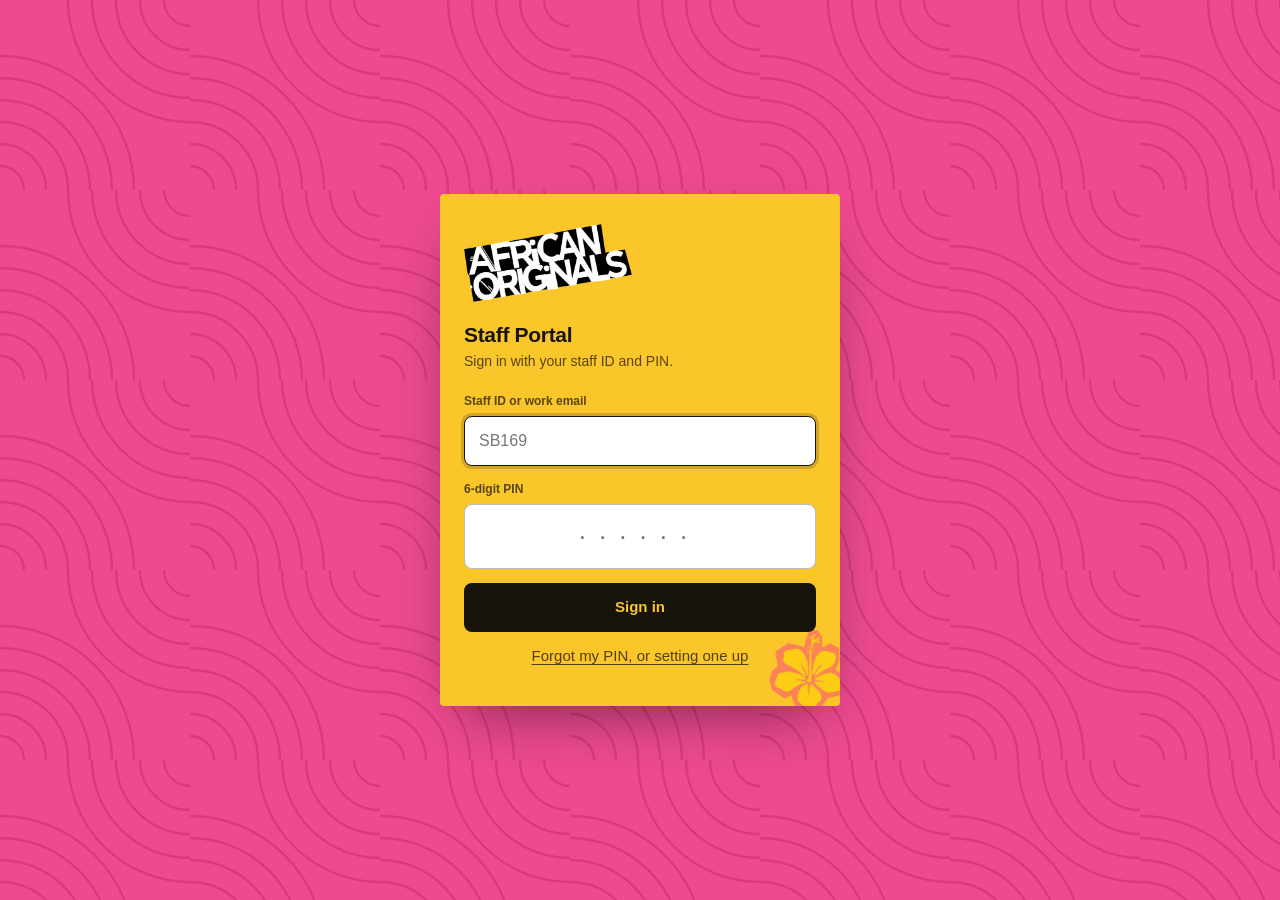
<file: v2/index.html>
<!DOCTYPE html>
<html lang="en">
<head>
<meta charset="utf-8">
<meta name="viewport" content="width=device-width, initial-scale=1, viewport-fit=cover">
<meta name="theme-color" content="#17140C">
<title>KO Staff Portal</title>
<link rel="stylesheet" href="app.css">
</head>
<body>

<!-- ═══════════════════════════════════════════════════════
     SIGNING IN
     Three screens, one flow. Setting a PIN for the first time
     and resetting a forgotten one are the same journey.
     ═══════════════════════════════════════════════════════ -->

<section id="s-login" class="screen entry linework">
  <div class="panel">
    <img class="mark" src="wordmark.png" alt="African Originals">
    <h1>Staff Portal</h1>
    <p class="lede">Sign in with your staff ID and PIN.</p>

    <div id="login-err" class="err" hidden></div>

    <div class="field">
      <label for="li-id">Staff ID or work email</label>
      <input id="li-id" type="text" autocomplete="username" autocapitalize="characters"
             placeholder="SB169" enterkeyhint="next">
    </div>

    <div class="field">
      <label for="li-pin">6-digit PIN</label>
      <input id="li-pin" class="pin" type="password" inputmode="numeric"
             autocomplete="current-password" maxlength="6" placeholder="······"
             enterkeyhint="go">
    </div>

    <button id="li-go" class="btn">Sign in</button>
    <button id="li-forgot" class="btn link">Forgot my PIN, or setting one up</button>
  </div>
</section>

<section id="s-enrol" class="screen entry linework">
  <div class="panel">
    <img class="mark" src="wordmark.png" alt="African Originals">
    <h1>Set up your PIN</h1>
    <p class="lede">We'll send a code to your work email.</p>

    <div id="enrol-err" class="err" hidden></div>
    <div id="enrol-sent" class="ok-note" hidden></div>

    <div class="field">
      <label for="en-id">Staff ID or work email</label>
      <input id="en-id" type="text" autocapitalize="characters" placeholder="SB169" enterkeyhint="go">
    </div>

    <button id="en-send" class="btn">Send me a code</button>
    <button id="en-have" class="btn link">I already have a code</button>
    <button id="en-back" class="btn link">Back to sign in</button>
  </div>
</section>

<section id="s-verify" class="screen entry linework">
  <div class="panel">
    <img class="mark" src="wordmark.png" alt="African Originals">
    <h1>Choose your PIN</h1>
    <p class="lede" id="vf-who">Enter the code we sent you, then pick a PIN.</p>

    <div id="verify-err" class="err" hidden></div>

    <div class="field">
      <label for="vf-code">6-digit code from your email</label>
      <input id="vf-code" class="pin" type="text" inputmode="numeric" maxlength="6" placeholder="······">
    </div>

    <div class="field">
      <label for="vf-pin">Your new PIN</label>
      <input id="vf-pin" class="pin" type="password" inputmode="numeric"
             autocomplete="new-password" maxlength="6" placeholder="······">
      <p class="hint">Six digits. Not all the same, and not in a run.</p>
    </div>

    <div class="field">
      <label for="vf-pin2">Type it again</label>
      <input id="vf-pin2" class="pin" type="password" inputmode="numeric"
             autocomplete="new-password" maxlength="6" placeholder="······" enterkeyhint="go">
    </div>

    <button id="vf-go" class="btn">Save my PIN</button>
    <button id="vf-back" class="btn link">Back</button>
  </div>
</section>

<!-- ═══════════════════════════════════════════════════════
     HOME
     ═══════════════════════════════════════════════════════ -->

<section id="s-home" class="screen">
  <header class="bar">
    <div class="bar-in">
      <img class="wordmark" src="wordmark.png" alt="African Originals">
      <span class="who" id="home-hello">—</span>
      <button class="avatar" id="home-avatar" aria-label="Your account">··</button>
    </div>
  </header>

  <div class="wrap">
    <!-- The weekly allowance used to sit here. It lives inside Staff Orders
         now, next to the products it is spent on, where it is the number you
         act on rather than one more thing on the way in. -->
    <div class="grid" id="home-grid"></div>

    <p class="faint center" style="margin-top:22px" id="home-version"></p>
  </div>
</section>

<!-- ═══════════════════════════════════════════════════════
     YOUR ACCOUNT
     ═══════════════════════════════════════════════════════ -->

<section id="s-account" class="screen">
  <header class="bar">
    <div class="bar-in">
      <button class="back" data-back aria-label="Back">←</button>
      <h1>Your account</h1>
    </div>
  </header>

  <div class="wrap">
    <div class="card">
      <table class="kv">
        <tr><td>Name</td><td id="acc-name">—</td></tr>
        <tr><td>Staff ID</td><td id="acc-id" class="num">—</td></tr>
        <tr><td>Email</td><td id="acc-email">—</td></tr>
        <tr><td>Department</td><td id="acc-dept">—</td></tr>
        <tr><td>Approved by</td><td id="acc-lm">—</td></tr>
        <!-- App and backend side by side. Apps Script serves whatever version
             was last DEPLOYED, not what is in the editor, so when the two
             disagree you are looking at stale code rather than a bug. -->
        <tr><td>Version</td><td id="acc-build" class="num">—</td></tr>
      </table>
    </div>

    <div class="section-label">Security</div>
    <button class="btn ghost" id="acc-changepin">Change my PIN</button>

    <div id="acc-admin" hidden>
      <div class="section-label">Admin</div>
      <button class="btn ghost" id="acc-issue">Give someone a sign-in code</button>
      <p class="hint">For anyone whose email can't reach them. The code is shown
        on screen — read it out in person, don't send it.</p>
    </div>

    <div class="section-label">&nbsp;</div>
    <button class="btn ghost" id="acc-out">Sign out</button>
  </div>
</section>

<section id="s-changepin" class="screen">
  <header class="bar">
    <div class="bar-in">
      <button class="back" data-back aria-label="Back">←</button>
      <h1>Change your PIN</h1>
    </div>
  </header>

  <div class="wrap narrow">
    <div id="cp-err" class="err" hidden></div>

    <div class="field">
      <label for="cp-old">Your current PIN</label>
      <input id="cp-old" class="pin" type="password" inputmode="numeric" maxlength="6" placeholder="······">
    </div>
    <div class="field">
      <label for="cp-new">New PIN</label>
      <input id="cp-new" class="pin" type="password" inputmode="numeric" maxlength="6" placeholder="······">
    </div>
    <div class="field">
      <label for="cp-new2">Type it again</label>
      <input id="cp-new2" class="pin" type="password" inputmode="numeric" maxlength="6" placeholder="······">
    </div>

    <button id="cp-go" class="btn gold">Save</button>
  </div>
</section>

<section id="s-issue" class="screen">
  <header class="bar">
    <div class="bar-in">
      <button class="back" data-back aria-label="Back">←</button>
      <h1>Give someone a code</h1>
    </div>
  </header>

  <div class="wrap narrow">
    <div id="iss-err" class="err" hidden></div>

    <div class="field">
      <label for="iss-id">Their staff ID</label>
      <input id="iss-id" type="text" autocapitalize="characters" placeholder="SB136">
    </div>
    <button id="iss-go" class="btn gold">Generate a code</button>

    <div id="iss-out" class="card" hidden style="margin-top:18px;text-align:center">
      <p class="faint" id="iss-for">—</p>
      <p class="pin num" id="iss-code"
         style="font-size:38px;font-weight:700;letter-spacing:.14em;margin:8px 0"></p>
      <p class="hint" id="iss-note">—</p>
    </div>
  </div>
</section>

<!-- ═══════════════════════════════════════════════════════
     STAFF ORDERS
     Shells only. The bodies are rendered by orders.js, so the
     markup and the data cannot drift apart.
     ═══════════════════════════════════════════════════════ -->

<section id="s-orders" class="screen wide">
  <header class="bar">
    <div class="bar-in">
      <button class="back" data-back aria-label="Back">←</button>
      <h1 id="ord-title">Staff Order<span class="sub" id="ord-sub">Staff price</span></h1>
      <button class="avatar" id="ord-hist" aria-label="Your past orders" style="background:rgba(255,255,255,.14);color:#FBC62A">⏱</button>
    </div>
  </header>
  <div class="wrap" id="ord-body"></div>
  <div class="basket" id="ord-basket" hidden>
    <div class="split-note" id="ord-split" hidden></div>
    <div class="basket-in">
      <div class="total">
        <span class="faint" id="ord-count">0 items</span>
        <b id="ord-total">KES 0</b>
      </div>
      <button class="btn gold" id="ord-go">Review</button>
    </div>
  </div>
</section>

<section id="s-myorders" class="screen">
  <header class="bar">
    <div class="bar-in">
      <button class="back" data-back aria-label="Back">←</button>
      <h1>Your orders</h1>
    </div>
  </header>
  <div class="wrap" id="myord-body"></div>
</section>

<section id="s-bar" class="screen">
  <header class="bar">
    <div class="bar-in">
      <button class="back" data-back aria-label="Back">←</button>
      <h1>Bar</h1>
    </div>
  </header>
  <div class="wrap">
    <div class="grid" id="bar-grid"></div>
  </div>
</section>

<section id="s-stock" class="screen wide">
  <header class="bar">
    <div class="bar-in">
      <button class="back" data-back aria-label="Back">←</button>
      <h1 id="stock-title">Opening stock<span class="sub" id="stock-sub">—</span></h1>
    </div>
  </header>
  <div class="wrap" id="stock-body"></div>
  <div class="basket" id="stock-bar" hidden>
    <div class="basket-in">
      <div class="total">
        <span class="faint" id="stock-count">0 counted</span>
        <b id="stock-date">—</b>
      </div>
      <button class="btn gold" id="stock-save">Save</button>
    </div>
  </div>
</section>

<section id="s-oos" class="screen">
  <header class="bar">
    <div class="bar-in">
      <button class="back" data-back aria-label="Back">&larr;</button>
      <h1 id="oos-title">What's out<span class="sub" id="oos-sub">&mdash;</span></h1>
    </div>
  </header>
  <div class="wrap" id="oos-body"></div>
</section>

<section id="s-queue" class="screen">
  <header class="bar">
    <div class="bar-in">
      <button class="back" data-back aria-label="Back">←</button>
      <h1>Order queue<span class="sub" id="queue-sub">Today</span></h1>
    </div>
  </header>
  <div class="wrap" id="queue-body"></div>
</section>

<!-- ═══════════════════════════════════════════════════════
     MONEY AND STOCK
     One shell per screen; the bodies are rendered in JS.
     ═══════════════════════════════════════════════════════ -->

<section id="s-reimb" class="screen">
  <header class="bar"><div class="bar-in">
    <button class="back" data-back aria-label="Back">←</button>
    <h1 id="rb-title">Reimbursement<span class="sub" id="rb-sub">Claim money back</span></h1>
  </div></header>
  <div class="wrap" id="rb-body"></div>
</section>

<section id="s-reimb-queue" class="screen">
  <header class="bar"><div class="bar-in">
    <button class="back" data-back aria-label="Back">←</button>
    <h1>Claims to approve</h1>
  </div></header>
  <div class="wrap" id="rbq-body"></div>
</section>

<section id="s-reimb-pay" class="screen">
  <header class="bar"><div class="bar-in">
    <button class="back" data-back aria-label="Back">←</button>
    <h1>Claims to pay</h1>
  </div></header>
  <div class="wrap" id="rbp-body"></div>
</section>

<section id="s-petty" class="screen">
  <header class="bar"><div class="bar-in">
    <button class="back" data-back aria-label="Back">←</button>
    <h1 id="pc-title">Petty Cash<span class="sub" id="pc-sub">Ask for a float</span></h1>
  </div></header>
  <div class="wrap" id="pc-body"></div>
</section>

<section id="s-petty-queue" class="screen">
  <header class="bar"><div class="bar-in">
    <button class="back" data-back aria-label="Back">←</button>
    <h1>Petty cash to approve</h1>
  </div></header>
  <div class="wrap" id="pcq-body"></div>
</section>

<section id="s-petty-disburse" class="screen">
  <header class="bar"><div class="bar-in">
    <button class="back" data-back aria-label="Back">←</button>
    <h1>Cash to hand over</h1>
  </div></header>
  <div class="wrap" id="pcd-body"></div>
</section>

<section id="s-advance" class="screen">
  <header class="bar"><div class="bar-in">
    <button class="back" data-back aria-label="Back">←</button>
    <h1 id="ad-title">Salary Advance<span class="sub" id="ad-sub">Against your pay</span></h1>
  </div></header>
  <div class="wrap" id="ad-body"></div>
</section>

<section id="s-advance-hr" class="screen">
  <header class="bar"><div class="bar-in">
    <button class="back" data-back aria-label="Back">←</button>
    <h1>Advances to decide</h1>
  </div></header>
  <div class="wrap" id="adhr-body"></div>
</section>

<section id="s-advance-payroll" class="screen">
  <header class="bar"><div class="bar-in">
    <button class="back" data-back aria-label="Back">←</button>
    <h1>Advances to pay</h1>
  </div></header>
  <div class="wrap" id="adpay-body"></div>
</section>

<section id="s-samples" class="screen">
  <header class="bar"><div class="bar-in">
    <button class="back" data-back aria-label="Back">←</button>
    <h1 id="sr-title">Samples &amp; POSM<span class="sub" id="sr-sub">Request stock</span></h1>
  </div></header>
  <div class="wrap" id="sr-body"></div>
</section>

<section id="s-samples-queue" class="screen">
  <header class="bar"><div class="bar-in">
    <button class="back" data-back aria-label="Back">←</button>
    <h1>Samples to approve</h1>
  </div></header>
  <div class="wrap" id="srq-body"></div>
</section>

<section id="s-samples-lead" class="screen">
  <header class="bar"><div class="bar-in">
    <button class="back" data-back aria-label="Back">←</button>
    <h1>Final approval</h1>
  </div></header>
  <div class="wrap" id="srl-body"></div>
</section>

<section id="s-samples-invoice" class="screen">
  <header class="bar"><div class="bar-in">
    <button class="back" data-back aria-label="Back">←</button>
    <h1>Samples to invoice</h1>
  </div></header>
  <div class="wrap" id="sri-body"></div>
</section>

<section id="s-samples-dispatch" class="screen">
  <header class="bar"><div class="bar-in">
    <button class="back" data-back aria-label="Back">←</button>
    <h1>Samples to dispatch</h1>
  </div></header>
  <div class="wrap" id="srd-body"></div>
</section>

<div id="toast-host"></div>
<div id="sheet-host"></div>

<script src="app.js"></script>
<script src="orders.js"></script>
<script src="claims.js"></script>
<script src="more.js"></script>
</body>
</html>
</file>
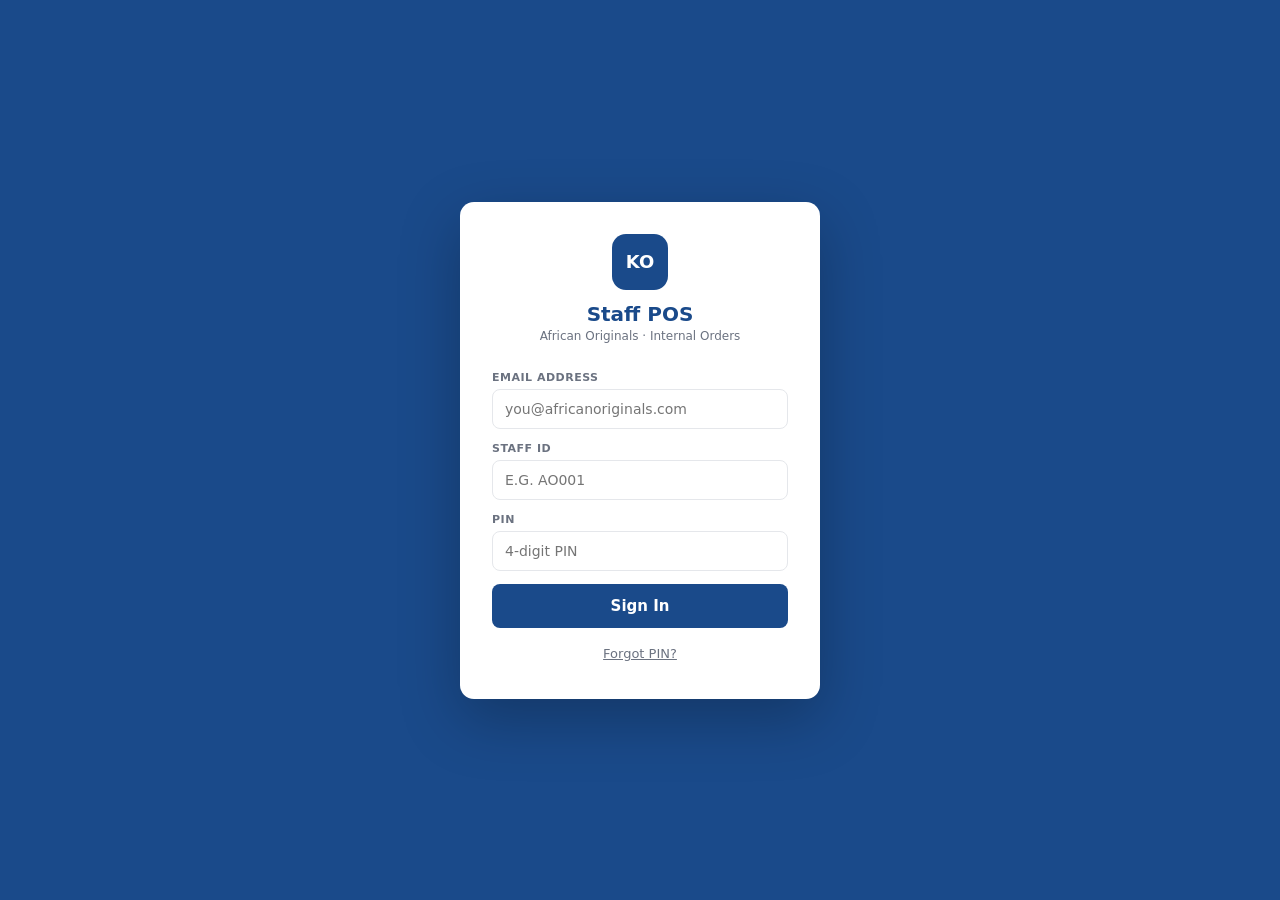
<file: ko_staff_pos.html>
<!DOCTYPE html>
<html lang="en">
<head>
<meta charset="UTF-8">
<meta name="viewport" content="width=device-width, initial-scale=1.0">
<title>KO Staff POS</title>
<style>
*,*::before,*::after{box-sizing:border-box;margin:0;padding:0;}
:root{
  --blue:#1a4a8a;--blue-dk:#102d5e;--blue-lt:#e8f0fb;
  --teal:#0f6e56;--teal-lt:#e1f5ee;
  --red:#a32d2d;--red-lt:#fcebeb;
  --amber:#85500b;--amber-lt:#faeeda;
  --gray:#6b7280;--border:rgba(0,0,0,0.09);
  --card:#ffffff;--bg:#f2f4f8;
}
body{font-family:system-ui,-apple-system,sans-serif;background:var(--bg);color:#1a1a2e;min-height:100vh;}
input,button{font-family:inherit;}
.hidden{display:none!important;}

/* ─── SHARED ─── */
.page-wrap{min-height:100vh;background:var(--blue);display:flex;align-items:center;justify-content:center;padding:1.5rem;}
.modal-card{background:var(--card);border-radius:14px;padding:2rem;width:100%;max-width:360px;box-shadow:0 20px 60px rgba(0,0,0,.25);}
.brand{text-align:center;margin-bottom:1.75rem;}
.brand-logo{width:56px;height:56px;background:var(--blue);border-radius:14px;margin:0 auto 12px;display:flex;align-items:center;justify-content:center;color:white;font-size:18px;font-weight:700;}
.brand h1{font-size:20px;font-weight:700;color:var(--blue);}
.brand p{font-size:12px;color:var(--gray);margin-top:3px;}
.brand-sm{display:flex;align-items:center;gap:10px;margin-bottom:1.5rem;}
.brand-sm .logo-sm{width:36px;height:36px;background:var(--blue);border-radius:9px;display:flex;align-items:center;justify-content:center;color:white;font-size:13px;font-weight:700;flex-shrink:0;}
.brand-sm h2{font-size:16px;font-weight:700;color:var(--blue);}
.brand-sm p{font-size:12px;color:var(--gray);}
.fld{margin-bottom:13px;}
.fld label{display:block;font-size:11px;font-weight:600;color:var(--gray);text-transform:uppercase;letter-spacing:.5px;margin-bottom:5px;}
.fld input{width:100%;padding:11px 12px;border:1.5px solid #e5e7eb;border-radius:8px;font-size:14px;color:var(--blue-dk);outline:none;transition:border-color .2s;background:white;}
.fld input:focus{border-color:var(--blue);}
.fld .hint{font-size:11px;color:var(--gray);margin-top:4px;}
.btn-primary{width:100%;padding:13px;background:var(--blue);color:white;border:none;border-radius:8px;font-size:15px;font-weight:600;cursor:pointer;display:flex;align-items:center;justify-content:center;gap:8px;margin-top:4px;}
.btn-primary:hover{background:var(--blue-dk);}
.btn-primary:disabled{background:#9ca3af;cursor:not-allowed;}
.btn-secondary{width:100%;padding:11px;background:transparent;color:var(--blue);border:1.5px solid var(--blue-lt);border-radius:8px;font-size:14px;font-weight:500;cursor:pointer;margin-top:8px;}
.btn-secondary:hover{background:var(--blue-lt);}
.btn-ghost{background:none;border:none;color:var(--gray);font-size:13px;cursor:pointer;padding:6px 0;text-decoration:underline;}
.btn-ghost:hover{color:var(--blue);}
.spinner{width:16px;height:16px;border:2px solid rgba(255,255,255,.4);border-top-color:white;border-radius:50%;animation:spin .6s linear infinite;}
@keyframes spin{to{transform:rotate(360deg);}}
.err{background:var(--red-lt);color:var(--red);border-radius:8px;padding:9px 12px;font-size:12px;text-align:center;margin-top:10px;}
.suc{background:var(--teal-lt);color:var(--teal);border-radius:8px;padding:9px 12px;font-size:12px;text-align:center;margin-top:10px;}
.info-box{background:var(--blue-lt);color:var(--blue);border-radius:8px;padding:12px 13px;font-size:12px;line-height:1.6;margin-bottom:14px;}
.info-box strong{display:block;font-size:13px;margin-bottom:2px;}
.divider{border:none;border-top:1px solid var(--border);margin:14px 0;}

/* ─── PIN DOTS ─── */
.pin-dots{display:flex;justify-content:center;gap:12px;margin:16px 0;}
.pin-dot{width:14px;height:14px;border-radius:50%;border:2px solid #e5e7eb;transition:all .2s;}
.pin-dot.filled{background:var(--blue);border-color:var(--blue);}
.pin-keypad{display:grid;grid-template-columns:repeat(3,1fr);gap:8px;margin-top:4px;}
.pk{padding:14px;border:1.5px solid var(--border);border-radius:10px;font-size:20px;font-weight:500;cursor:pointer;background:white;color:#1a1a2e;transition:all .15s;}
.pk:hover{background:var(--blue-lt);border-color:var(--blue);color:var(--blue);}
.pk:active{transform:scale(.95);}
.pk.del{font-size:16px;color:var(--gray);}
.pk.empty{border:none;background:transparent;cursor:default;}

/* ─── SHOP HEADER ─── */
.shop-hdr{background:var(--blue);color:white;padding:10px 16px;display:flex;align-items:center;justify-content:space-between;gap:8px;position:sticky;top:0;z-index:10;}
.hdr-name{font-size:15px;font-weight:600;}
.hdr-id{font-size:11px;opacity:.75;margin-top:1px;}
.hdr-right{display:flex;align-items:center;gap:6px;flex-wrap:wrap;}
.cart-pill{background:rgba(255,255,255,.15);border:none;color:white;padding:7px 12px;border-radius:8px;font-size:13px;font-weight:500;cursor:pointer;display:flex;align-items:center;gap:5px;}
.cart-pill:hover{background:rgba(255,255,255,.25);}
.badge{background:#facc15;color:#1a1a00;border-radius:9px;padding:1px 7px;font-size:12px;font-weight:700;}
.hdr-menu-btn{background:transparent;border:1px solid rgba(255,255,255,.3);color:white;padding:6px 10px;border-radius:8px;font-size:12px;cursor:pointer;}
.hdr-menu-btn:hover{background:rgba(255,255,255,.15);}

/* ─── ACCOUNT MENU ─── */
.acct-menu{position:fixed;inset:0;background:rgba(0,0,0,.5);z-index:50;display:flex;align-items:flex-end;}
.acct-sheet{background:white;border-radius:16px 16px 0 0;padding:1.5rem;width:100%;max-width:480px;margin:0 auto;}
.acct-hdr{display:flex;align-items:center;gap:12px;margin-bottom:1.25rem;}
.acct-avatar{width:44px;height:44px;border-radius:50%;background:var(--blue);display:flex;align-items:center;justify-content:center;color:white;font-size:16px;font-weight:700;}
.acct-name{font-size:15px;font-weight:600;}
.acct-id{font-size:12px;color:var(--gray);}
.acct-item{display:flex;align-items:center;gap:12px;padding:13px 0;border-bottom:1px solid var(--border);cursor:pointer;}
.acct-item:last-of-type{border-bottom:none;}
.acct-item:hover .acct-label{color:var(--blue);}
.acct-icon{width:36px;height:36px;border-radius:50%;display:flex;align-items:center;justify-content:center;font-size:16px;flex-shrink:0;}
.acct-label{font-size:14px;font-weight:500;}
.acct-sub{font-size:12px;color:var(--gray);}
.acct-item.danger .acct-label{color:var(--red);}
.acct-item.danger .acct-icon{background:var(--red-lt);}

/* ─── TYPE + SEARCH ─── */
.type-bar{background:white;border-bottom:1px solid var(--border);padding:10px 16px;display:flex;align-items:center;gap:10px;flex-wrap:wrap;}
.toggle-wrap{display:flex;background:#f2f4f8;border-radius:8px;padding:3px;}
.t-btn{padding:6px 14px;border-radius:6px;font-size:13px;font-weight:500;cursor:pointer;border:none;background:transparent;color:var(--gray);}
.t-btn.on-normal{background:var(--blue);color:white;}
.t-btn.on-staff{background:var(--teal);color:white;}
.spend-info{display:flex;align-items:center;gap:7px;font-size:11px;color:var(--gray);}
.prog{width:80px;height:5px;background:#e5e7eb;border-radius:3px;overflow:hidden;}
.prog-fill{height:100%;border-radius:3px;transition:width .3s;}
.pf-safe{background:var(--teal);}
.pf-warn{background:#d97706;}
.pf-over{background:var(--red);}
.search-bar{background:white;border-bottom:1px solid var(--border);padding:10px 16px;}
.search-bar input{width:100%;padding:8px 12px;border:1.5px solid #e5e7eb;border-radius:8px;font-size:13px;outline:none;}
.search-bar input:focus{border-color:var(--blue);}
.cat-scroll{display:flex;gap:6px;overflow-x:auto;padding:8px 16px;background:white;border-bottom:1px solid var(--border);}
.cat-scroll::-webkit-scrollbar{display:none;}
.cat-btn{white-space:nowrap;padding:5px 12px;border-radius:20px;font-size:12px;font-weight:500;cursor:pointer;border:1.5px solid var(--border);background:white;color:var(--gray);}
.cat-btn.active{background:var(--blue);color:white;border-color:var(--blue);}

/* ─── PRODUCTS ─── */
.prod-grid{display:grid;grid-template-columns:repeat(auto-fill,minmax(148px,1fr));gap:10px;padding:14px 16px 30px;}
.pc{background:var(--card);border-radius:10px;border:1.5px solid var(--border);padding:12px;}
.pc.inc{border-color:var(--teal);background:#f5fbf9;}
.pc-ico{width:34px;height:34px;border-radius:50%;display:flex;align-items:center;justify-content:center;font-size:12px;font-weight:700;color:white;margin-bottom:7px;}
.pc-name{font-size:12px;font-weight:500;color:#1a1a2e;line-height:1.35;}
.pc-var{font-size:10px;color:var(--gray);margin-top:2px;}
.pc-price{font-size:15px;font-weight:700;margin-top:6px;}
.pp-normal{color:var(--blue);}
.pp-staff{color:var(--teal);}
.pc-price small{font-size:9px;font-weight:400;color:var(--gray);}
.no-staff-tag{font-size:9px;color:var(--amber);background:var(--amber-lt);padding:2px 6px;border-radius:9px;display:inline-block;margin-top:4px;}
.qty-row{display:flex;align-items:center;gap:5px;margin-top:7px;}
.qb{width:24px;height:24px;border-radius:50%;border:1.5px solid var(--border);background:white;cursor:pointer;font-size:14px;font-weight:600;color:var(--blue);display:flex;align-items:center;justify-content:center;}
.qb:hover{background:var(--blue);color:white;border-color:var(--blue);}
.qb:disabled{opacity:.3;cursor:not-allowed;}
.qn{font-size:12px;font-weight:600;min-width:18px;text-align:center;}
.no-items{text-align:center;padding:3rem 1rem;color:var(--gray);grid-column:1/-1;}

/* ─── CART ─── */
.page-top{background:white;border-bottom:1px solid var(--border);padding:11px 16px;display:flex;align-items:center;gap:10px;position:sticky;top:0;z-index:10;}
.back-btn{background:none;border:none;color:var(--blue);font-size:14px;font-weight:600;cursor:pointer;padding:0;}
.page-top h2{font-size:17px;font-weight:600;}
.cart-list{padding:14px 16px;}
.ci{background:white;border-radius:10px;border:1px solid var(--border);padding:12px 13px;margin-bottom:9px;display:flex;align-items:center;gap:10px;}
.ci-ico{width:32px;height:32px;border-radius:50%;display:flex;align-items:center;justify-content:center;font-size:11px;font-weight:700;color:white;flex-shrink:0;}
.ci-info{flex:1;}
.ci-name{font-size:13px;font-weight:500;line-height:1.3;}
.ci-det{font-size:11px;color:var(--gray);margin-top:1px;}
.ci-tag{font-size:10px;padding:2px 7px;border-radius:9px;margin-top:3px;display:inline-block;}
.tag-normal{background:var(--blue-lt);color:var(--blue);}
.tag-staff{background:var(--teal-lt);color:var(--teal);}
.ci-sub{font-size:14px;font-weight:700;color:var(--blue);}
.cart-empty{text-align:center;padding:3rem 1rem;color:var(--gray);}
.lbox{margin:0 16px 14px;padding:12px 14px;border-radius:8px;font-size:12.5px;line-height:1.6;}
.lbox.ok{background:var(--teal-lt);color:var(--teal);border:1px solid rgba(15,110,86,.2);}
.lbox.warn{background:var(--amber-lt);color:var(--amber);border:1px solid rgba(133,80,11,.2);}
.lbox.over{background:var(--red-lt);color:var(--red);border:1px solid rgba(163,45,45,.25);}
.lbox h4{font-size:13px;font-weight:600;margin-bottom:4px;}
.cart-sum{background:white;border-radius:10px;border:1px solid var(--border);padding:14px;margin:0 16px 14px;}
.sr{display:flex;justify-content:space-between;font-size:14px;padding:4px 0;}
.sr.muted{color:var(--gray);font-size:12.5px;}
.sr.tot{border-top:1px solid var(--border);margin-top:6px;padding-top:12px;font-size:18px;font-weight:700;}
.sr.tot .val{color:var(--blue);}
.co-btn{display:block;width:calc(100% - 32px);margin:0 16px 24px;padding:13px;background:var(--teal);color:white;border:none;border-radius:8px;font-size:15px;font-weight:600;cursor:pointer;text-align:center;}
.co-btn:hover:not(:disabled){background:#0a5442;}
.co-btn:disabled{background:#9ca3af;cursor:not-allowed;}
.pay-box{margin:0 16px 14px;padding:14px;background:white;border-radius:10px;border:1px solid var(--border);}
.pay-box label{display:block;font-size:11px;font-weight:600;color:var(--gray);text-transform:uppercase;letter-spacing:.5px;margin-bottom:10px;}
.pay-opts{display:grid;grid-template-columns:1fr 1fr;gap:8px;}
.pay-opt{padding:13px;border:2px solid var(--border);border-radius:10px;cursor:pointer;text-align:center;background:white;}
.pay-opt .pay-icon{font-size:22px;display:block;margin-bottom:4px;}
.pay-opt .pay-label{font-size:13px;font-weight:600;color:var(--gray);}
.pay-opt.selected-cash{border-color:var(--teal);background:var(--teal-lt);}
.pay-opt.selected-cash .pay-label{color:var(--teal);}
.pay-opt.selected-tab{border-color:var(--blue);background:var(--blue-lt);}
.pay-opt.selected-tab .pay-label{color:var(--blue);}
.pay-req{font-size:11px;color:var(--red);margin:6px 16px 0;display:none;}
.pay-req.show{display:block;}

/* ─── CONFIRM ─── */
.cnf{background:var(--bg);padding:1.5rem 1rem;min-height:100vh;}
.cnf-card{background:white;border-radius:14px;border:1px solid var(--border);padding:1.75rem;max-width:480px;margin:0 auto;}
.cnf-ok{width:52px;height:52px;border-radius:50%;background:var(--teal-lt);margin:0 auto 12px;display:flex;align-items:center;justify-content:center;}
.cnf-title{text-align:center;font-size:20px;font-weight:700;color:var(--teal);margin-bottom:5px;}
.cnf-sub{text-align:center;font-size:13px;color:var(--gray);margin-bottom:18px;line-height:1.5;}
.ep{border:1px solid var(--border);border-radius:10px;overflow:hidden;margin-bottom:14px;}
.ep-hdr{background:var(--blue);color:white;padding:11px 14px;}
.ep-to{font-size:11px;opacity:.8;}
.ep-subj{font-size:13px;font-weight:600;margin-top:3px;}
.ep-body{padding:14px;font-size:12px;line-height:1.7;color:#1a1a2e;}
.ep-tbl{width:100%;border-collapse:collapse;margin:8px 0;}
.ep-tbl td{padding:5px 4px;border-bottom:1px solid #f0f0f0;font-size:11.5px;vertical-align:top;}
.ep-tbl td:last-child{text-align:right;font-weight:600;white-space:nowrap;}
.ep-totals{background:var(--blue-lt);border-radius:8px;padding:10px 12px;margin-top:8px;}
.ep-totals td{border:none!important;font-size:12px;font-weight:500;}
.ep-totals td:last-child{color:var(--blue);text-align:right;}
.copy-btn{width:100%;padding:10px;background:transparent;color:var(--gray);border:1px solid var(--border);border-radius:8px;font-size:13px;cursor:pointer;margin-bottom:10px;}
.copy-btn:hover{background:var(--blue-lt);color:var(--blue);border-color:var(--blue);}
.new-btn{width:100%;padding:13px;background:var(--blue);color:white;border:none;border-radius:8px;font-size:15px;font-weight:600;cursor:pointer;}
.new-btn:hover{background:var(--blue-dk);}

/* ─── HISTORY ─── */
.hist-sum{margin:0 0 14px;padding:13px 14px;background:var(--teal-lt);border-radius:10px;border:1px solid rgba(15,110,86,.2);font-size:13px;color:var(--teal);line-height:1.6;}
.hist-item{background:white;border-radius:10px;border:1px solid var(--border);padding:12px 14px;margin-bottom:9px;}
.hist-meta{display:flex;justify-content:space-between;align-items:flex-start;}
.hist-date{font-size:12px;font-weight:500;color:#1a1a2e;}
.hist-total{font-size:15px;font-weight:700;color:var(--blue);}
.hist-items{font-size:11.5px;color:var(--gray);margin-top:6px;line-height:1.6;}

/* ─── LOADING ─── */
.loading-overlay{position:fixed;inset:0;background:var(--blue);display:flex;flex-direction:column;align-items:center;justify-content:center;color:white;gap:16px;z-index:100;}
.lg-spinner{width:36px;height:36px;border:3px solid rgba(255,255,255,.3);border-top-color:white;border-radius:50%;animation:spin .6s linear infinite;}
</style>
</head>
<body>

<script>
const CONFIG = {
  SCRIPT_URL: 'https://script.google.com/macros/s/AKfycbzpfT_es96QFAXgPwgJaiR1ADBncFJw75kJgVZKHipM8EPr8CZQgIylxYumbKK8Wc6a-w/exec',
  ADMIN_EMAIL: 'kobar@africanoriginals.com',
  WEEKLY_LIMIT: 2000,
  CLIENT_SECRET: 'KO@AO#2026$POS!xK9mZ',
};
</script>

<div id="app">

<!-- LOADING -->
<div id="s-loading" class="loading-overlay">
  <div class="lg-spinner"></div>
  <p style="font-size:14px;opacity:.8">Loading...</p>
</div>

<!-- LOGIN -->
<div id="s-login" class="hidden">
  <div class="page-wrap">
    <div class="modal-card">
      <div class="brand">
        <div class="brand-logo">KO</div>
        <h1>Staff POS</h1>
        <p>African Originals · Internal Orders</p>
      </div>
      <div class="fld"><label>Email Address</label><input type="email" id="li-email" placeholder="you@africanoriginals.com" onkeydown="if(event.key==='Enter')doLogin()"></div>
      <div class="fld"><label>Staff ID</label><input type="text" id="li-sid" placeholder="e.g. AO001" style="text-transform:uppercase" onkeydown="if(event.key==='Enter')doLogin()"></div>
      <div class="fld"><label>PIN</label><input type="password" id="li-pin" placeholder="4-digit PIN" maxlength="4" onkeydown="if(event.key==='Enter')doLogin()"></div>
      <button class="btn-primary" id="login-btn" onclick="doLogin()">Sign In</button>
      <div id="li-err" class="err hidden"></div>
      <div style="text-align:center;margin-top:12px;">
        <button class="btn-ghost" onclick="goForgotPin()">Forgot PIN?</button>
      </div>
    </div>
  </div>
</div>

<!-- FORGOT PIN — request OTP -->
<div id="s-reset" class="hidden">
  <div class="page-wrap">
    <div class="modal-card">
      <div class="brand-sm">
        <div class="logo-sm">KO</div>
        <div><h2>Reset PIN</h2><p>We'll email you a 6-digit code</p></div>
      </div>
      <div class="fld"><label>Email Address</label><input type="email" id="rs-email" placeholder="you@africanoriginals.com" onkeydown="if(event.key==='Enter')doRequestReset()"></div>
      <div class="fld"><label>Staff ID</label><input type="text" id="rs-sid" placeholder="e.g. AO001" style="text-transform:uppercase" onkeydown="if(event.key==='Enter')doRequestReset()"></div>
      <button class="btn-primary" id="rs-btn" onclick="doRequestReset()">Send Reset Code</button>
      <div id="rs-err" class="err hidden"></div>
      <div style="text-align:center;margin-top:12px;">
        <button class="btn-ghost" onclick="show('s-login')">Back to login</button>
      </div>
    </div>
  </div>
</div>

<!-- FORGOT PIN — enter OTP -->
<div id="s-verify" class="hidden">
  <div class="page-wrap">
    <div class="modal-card">
      <div class="brand-sm">
        <div class="logo-sm">KO</div>
        <div><h2>Enter Reset Code</h2><p id="vf-hint">Check your email</p></div>
      </div>
      <div class="info-box">
        <strong>Code sent!</strong>
        Enter the 6-digit code from your email. It expires in 15 minutes.
      </div>
      <div class="fld"><label>6-Digit Code</label><input type="text" id="vf-otp" placeholder="123456" maxlength="6" inputmode="numeric" onkeydown="if(event.key==='Enter')doVerifyReset()"></div>
      <button class="btn-primary" id="vf-btn" onclick="doVerifyReset()">Verify Code</button>
      <div id="vf-err" class="err hidden"></div>
      <div style="text-align:center;margin-top:12px;">
        <button class="btn-ghost" onclick="goForgotPin()">Resend code</button>
      </div>
    </div>
  </div>
</div>

<!-- SET PIN (first login) -->
<div id="s-setpin" class="hidden">
  <div class="page-wrap">
    <div class="modal-card">
      <div class="brand-sm">
        <div class="logo-sm">KO</div>
        <div><h2>Create Your PIN</h2><p id="setpin-name">Welcome!</p></div>
      </div>
      <div class="info-box">
        <strong>First time here?</strong>
        Choose a 4-digit PIN you will use every time you log in. Keep it private.
      </div>
      <div style="text-align:center;font-size:13px;color:var(--gray);margin-bottom:4px;" id="setpin-label">Enter new PIN</div>
      <div class="pin-dots" id="setpin-dots">
        <div class="pin-dot" id="sd0"></div>
        <div class="pin-dot" id="sd1"></div>
        <div class="pin-dot" id="sd2"></div>
        <div class="pin-dot" id="sd3"></div>
      </div>
      <div class="pin-keypad" id="setpin-keypad"></div>
      <div id="setpin-err" class="err hidden"></div>
    </div>
  </div>
</div>

<!-- CHANGE PIN -->
<div id="s-changepin" class="hidden">
  <div class="page-wrap">
    <div class="modal-card">
      <div class="brand-sm">
        <div class="logo-sm">KO</div>
        <div><h2>Change PIN</h2><p id="chpin-name"></p></div>
      </div>
      <div style="text-align:center;font-size:13px;color:var(--gray);margin-bottom:4px;" id="chpin-label">Enter current PIN</div>
      <div class="pin-dots" id="chpin-dots">
        <div class="pin-dot" id="cd0"></div>
        <div class="pin-dot" id="cd1"></div>
        <div class="pin-dot" id="cd2"></div>
        <div class="pin-dot" id="cd3"></div>
      </div>
      <div class="pin-keypad" id="chpin-keypad"></div>
      <div id="chpin-err" class="err hidden"></div>
      <div id="chpin-suc" class="suc hidden"></div>
      <button class="btn-secondary" onclick="closeChangePIN()">Cancel</button>
    </div>
  </div>
</div>

<!-- SHOP -->
<div id="s-shop" class="hidden">
  <div class="shop-hdr">
    <div><div class="hdr-name" id="sh-name"></div><div class="hdr-id" id="sh-id"></div></div>
    <div class="hdr-right">
      <button class="cart-pill" onclick="goCart()">Cart <span class="badge" id="cart-cnt">0</span></button>
      <button class="hdr-menu-btn" onclick="openAcctMenu()">&#9776;</button>
    </div>
  </div>
  <div class="type-bar">
    <div class="toggle-wrap">
      <button class="t-btn on-normal" id="tn" onclick="setPT('normal')">Normal Price</button>
      <button class="t-btn" id="ts" onclick="setPT('staff')">Staff Price</button>
    </div>
    <div class="spend-info" id="sp-info" style="display:none">
      <span id="sp-txt"></span>
      <div class="prog"><div class="prog-fill" id="sp-fill" style="width:0%"></div></div>
    </div>
  </div>
  <div class="search-bar"><input type="text" id="search-inp" placeholder="Search products..." oninput="renderProds()"></div>
  <div class="cat-scroll" id="cat-bar"></div>
  <div class="prod-grid" id="prod-grid"></div>
</div>

<!-- ACCOUNT MENU (bottom sheet) -->
<div id="acct-overlay" class="acct-menu hidden" onclick="if(event.target===this)closeAcctMenu()">
  <div class="acct-sheet">
    <div class="acct-hdr">
      <div class="acct-avatar" id="acct-avatar">?</div>
      <div><div class="acct-name" id="acct-name-m"></div><div class="acct-id" id="acct-id-m"></div></div>
    </div>
    <div class="acct-item" onclick="closeAcctMenu();goHistory()">
      <div class="acct-icon" style="background:var(--blue-lt)">&#128203;</div>
      <div><div class="acct-label">Order History</div><div class="acct-sub">View your past orders</div></div>
    </div>
    <div class="acct-item" onclick="closeAcctMenu();openChangePIN()">
      <div class="acct-icon" style="background:var(--teal-lt)">&#128274;</div>
      <div><div class="acct-label">Change PIN</div><div class="acct-sub">Update your login PIN</div></div>
    </div>
    <div class="acct-item danger" onclick="doLogout()">
      <div class="acct-icon">&#128682;</div>
      <div><div class="acct-label">Logout</div><div class="acct-sub">Sign out of this device</div></div>
    </div>
  </div>
</div>

<!-- CART -->
<div id="s-cart" class="hidden">
  <div class="page-top">
    <button class="back-btn" onclick="goShop()">&#8592; Back</button>
    <h2>Review Order</h2>
  </div>
  <div id="cart-body"></div>
</div>

<!-- CONFIRM -->
<div id="s-conf" class="hidden">
  <div class="cnf">
    <div class="cnf-card">
      <div class="cnf-ok"><svg width="26" height="26" viewBox="0 0 24 24" fill="none" stroke="#0f6e56" stroke-width="2.5" stroke-linecap="round" stroke-linejoin="round"><polyline points="20 6 9 17 4 12"/></svg></div>
      <div class="cnf-title">Order Confirmed</div>
      <div class="cnf-sub" id="cnf-sub"></div>
      <div id="cnf-email"></div>
      <button class="copy-btn" onclick="copyEmail()">Copy Email Text</button>
      <button class="new-btn" onclick="newOrder()">Place Another Order</button>
    </div>
  </div>
</div>

<!-- HISTORY -->
<div id="s-hist" class="hidden">
  <div class="page-top">
    <button class="back-btn" onclick="goShop()">&#8592; Back</button>
    <h2>My Orders</h2>
  </div>
  <div id="hist-body" style="padding:14px 16px;"></div>
</div>

</div>

<script>
// ═══════════════════════════════════════
// STATE
// ═══════════════════════════════════════
let user=null, pt='normal', cart={}, lastEmail='', PRODUCTS=[], selectedCat='All', payMethod=null;

// PIN state machine
let pinState = {
  mode: null,       // 'set-new' | 'set-confirm' | 'change-current' | 'change-new' | 'change-confirm'
  buffer: '',
  newPin: '',
};

const qs = id => document.getElementById(id);
function show(id){['s-loading','s-login','s-setpin','s-changepin','s-reset','s-verify','s-shop','s-cart','s-conf','s-hist'].forEach(s=>qs(s).classList.toggle('hidden',s!==id));}
function fmt(n){return Number(n).toLocaleString('en-KE',{minimumFractionDigits:0,maximumFractionDigits:2});}
function weekKey(){const d=new Date();const dow=(d.getDay()+6)%7;const mon=new Date(d);mon.setDate(d.getDate()-dow);const jan1=new Date(mon.getFullYear(),0,1);const wk=Math.ceil(((mon-jan1)/86400000+1)/7);return mon.getFullYear()+'-W'+String(wk).padStart(2,'0');}
function monthKey(){const d=new Date();return d.getFullYear()+'-'+String(d.getMonth()+1).padStart(2,'0');}
function getWeekRange(){const d=new Date();const dow=(d.getDay()+6)%7;const mon=new Date(d);mon.setDate(d.getDate()-dow);const sun=new Date(mon);sun.setDate(mon.getDate()+6);const f=dt=>dt.toLocaleDateString('en-KE',{day:'numeric',month:'short'});return f(mon)+' – '+f(sun);}
function getLocalOrders(){try{return JSON.parse(localStorage.getItem('ko_v3')||'[]');}catch{return[];}}
function saveLocalOrder(o){const a=getLocalOrders();a.push(o);localStorage.setItem('ko_v3',JSON.stringify(a));}
function weeklySpend(email){const wk=weekKey();return getLocalOrders().filter(o=>o.email===email&&o.pt==='staff'&&o.weekKey===wk).reduce((s,o)=>s+o.total,0);}
function initials(name){return name.split(' ').map(w=>w[0]).join('').toUpperCase().slice(0,2);}
// Returns this user's personal weekly limit, falling back to the global CONFIG default
function getUserLimit(){return(user&&user.weeklyLimit&&user.weeklyLimit>0)?user.weeklyLimit:CONFIG.WEEKLY_LIMIT;}

// ═══════════════════════════════════════
// API
// ═══════════════════════════════════════
async function apiFetch(params){
  const r=await fetch(CONFIG.SCRIPT_URL,{
    method:'POST',
    headers:{'Content-Type':'text/plain'},
    body:JSON.stringify({...params,clientSecret:CONFIG.CLIENT_SECRET}),
  });
  return r.json();
}
const isDemo=()=>CONFIG.SCRIPT_URL==='YOUR_APPS_SCRIPT_WEB_APP_URL_HERE';

// ── PIN hashing: SHA-256(email:staffId:pin) so same PIN = different hash per user ──
async function hashPin(email,staffId,pin){
  const raw=email.toLowerCase()+':'+staffId.toUpperCase()+':'+pin;
  const buf=await crypto.subtle.digest('SHA-256',new TextEncoder().encode(raw));
  return Array.from(new Uint8Array(buf)).map(b=>b.toString(16).padStart(2,'0')).join('');
}

// ── Login lockout: 5 failed attempts → 15 min lock ──
const LOCK_MAX=5,LOCK_MS=15*60*1000;
function lockKey(em,sid){return'ko_lk_'+btoa(em+'|'+sid);}
function checkLock(em,sid){
  try{
    const d=JSON.parse(localStorage.getItem(lockKey(em,sid))||'{}');
    if(d.until&&Date.now()<d.until)return{locked:true,mins:Math.ceil((d.until-Date.now())/60000)};
    return{locked:false,attempts:d.attempts||0};
  }catch{return{locked:false,attempts:0};}
}
function recordFail(em,sid){
  const k=lockKey(em,sid);
  const d=JSON.parse(localStorage.getItem(k)||'{}');
  const a=(d.attempts||0)+1;
  localStorage.setItem(k,JSON.stringify(a>=LOCK_MAX?{until:Date.now()+LOCK_MS,attempts:0}:{attempts:a}));
  return a;
}
function clearLock(em,sid){localStorage.removeItem(lockKey(em,sid));}

// ═══════════════════════════════════════
// INIT
// ═══════════════════════════════════════
async function init(){
  show('s-loading');
  if(isDemo()){PRODUCTS=BUNDLED_PRODUCTS;}
  else{try{const d=await apiFetch({action:'getProducts'});PRODUCTS=d.products||BUNDLED_PRODUCTS;}catch{PRODUCTS=BUNDLED_PRODUCTS;}}
  buildCatBar();show('s-login');
}

// ═══════════════════════════════════════
// LOGIN
// ═══════════════════════════════════════
async function doLogin(){
  const em=qs('li-email').value.trim().toLowerCase();
  const sid=qs('li-sid').value.trim().toUpperCase();
  const pin=qs('li-pin').value.trim();
  const errEl=qs('li-err');const btn=qs('login-btn');
  if(!em||!sid){errEl.textContent='Please enter your email and Staff ID.';errEl.classList.remove('hidden');return;}
  // Lockout check before attempting anything
  const lk=checkLock(em,sid);
  if(lk.locked){errEl.textContent=`Too many failed attempts. Try again in ${lk.mins} min.`;errEl.classList.remove('hidden');return;}
  btn.disabled=true;btn.innerHTML='<div class="spinner"></div> Verifying...';errEl.classList.add('hidden');
  try{
    const pinHash=pin?await hashPin(em,sid,pin):'';
    if(isDemo()){
      const u=BUNDLED_USERS.find(x=>x.email===em&&x.staffId===sid);
      if(!u){errEl.textContent='Staff ID or email not found.';errEl.classList.remove('hidden');btn.disabled=false;btn.innerHTML='Sign In';return;}
      if(!u.pin){
        user={email:em,staffId:sid,name:u.name,noPin:true};
        openSetPIN();btn.disabled=false;btn.innerHTML='Sign In';return;
      }
      if(u.pin!==pinHash){
        const a=recordFail(em,sid);const left=LOCK_MAX-a;
        errEl.textContent=left>0?`Incorrect PIN. ${left} attempt${left!==1?'s':''} left.`:'Too many failed attempts. Locked for 15 min.';
        errEl.classList.remove('hidden');btn.disabled=false;btn.innerHTML='Sign In';return;
      }
      clearLock(em,sid);enterShop(u.name,sid);
    }else{
      const d=await apiFetch({action:'checkUser',email:em,staffId:sid});
      if(!d.found){errEl.textContent='Email or Staff ID not found.';errEl.classList.remove('hidden');btn.disabled=false;btn.innerHTML='Sign In';return;}
      if(!d.hasPin){
        user={email:em,staffId:sid,name:d.name,noPin:true,weeklyLimit:d.weeklyLimit||CONFIG.WEEKLY_LIMIT};
        openSetPIN();btn.disabled=false;btn.innerHTML='Sign In';return;
      }
      const v=await apiFetch({action:'verifyPin',email:em,staffId:sid,pinHash});
      if(!v.success){
        const a=recordFail(em,sid);const left=LOCK_MAX-a;
        errEl.textContent=left>0?`Incorrect PIN. ${left} attempt${left!==1?'s':''} left.`:'Too many failed attempts. Locked for 15 min.';
        errEl.classList.remove('hidden');btn.disabled=false;btn.innerHTML='Sign In';return;
      }
      user={email:em,staffId:sid,name:d.name,weeklyLimit:d.weeklyLimit||CONFIG.WEEKLY_LIMIT};clearLock(em,sid);enterShop(d.name,sid);
    }
  }catch(e){errEl.textContent='Connection error. Please try again.';errEl.classList.remove('hidden');}
  btn.disabled=false;btn.innerHTML='Sign In';
}

function enterShop(name,sid){
  user={...user,name,staffId:sid};
  cart={};pt='normal';
  qs('sh-name').textContent=name;
  qs('sh-id').textContent=sid;
  qs('acct-name-m').textContent=name;
  qs('acct-id-m').textContent=sid;
  qs('acct-avatar').textContent=initials(name);
  renderProds();updSpend();show('s-shop');
}

function doLogout(){
  user=null;cart={};
  ['li-email','li-sid','li-pin'].forEach(id=>qs(id).value='');
  qs('li-err').classList.add('hidden');
  closeAcctMenu();show('s-login');
}

// ── FORGOT PIN FLOW ──────────────────────────────────────
let resetEmail='', resetSid='';

function goForgotPin(){
  ['rs-email','rs-sid'].forEach(id=>qs(id).value='');
  qs('rs-err').classList.add('hidden');
  // Pre-fill from login fields if already entered
  const em=qs('li-email').value.trim();
  const sid=qs('li-sid').value.trim();
  if(em)qs('rs-email').value=em;
  if(sid)qs('rs-sid').value=sid;
  show('s-reset');
}

async function doRequestReset(){
  const em=qs('rs-email').value.trim().toLowerCase();
  const sid=qs('rs-sid').value.trim().toUpperCase();
  const errEl=qs('rs-err');const btn=qs('rs-btn');
  if(!em||!sid){errEl.textContent='Please enter your email and Staff ID.';errEl.classList.remove('hidden');return;}
  btn.disabled=true;btn.innerHTML='<div class="spinner"></div> Sending...';errEl.classList.add('hidden');
  try{
    if(isDemo()){
      // Demo mode — skip server, go straight to verify
      resetEmail=em;resetSid=sid;
      qs('vf-hint').textContent='Demo mode — use code 123456';
      qs('vf-otp').value='';qs('vf-err').classList.add('hidden');
      show('s-verify');
    }else{
      const d=await apiFetch({action:'requestReset',email:em,staffId:sid});
      if(d.error){errEl.textContent=d.error;errEl.classList.remove('hidden');}
      else{
        resetEmail=em;resetSid=sid;
        qs('vf-hint').textContent='Code sent to '+em;
        qs('vf-otp').value='';qs('vf-err').classList.add('hidden');
        show('s-verify');
      }
    }
  }catch(e){errEl.textContent='Connection error. Please try again.';errEl.classList.remove('hidden');}
  btn.disabled=false;btn.innerHTML='Send Reset Code';
}

async function doVerifyReset(){
  const otp=qs('vf-otp').value.trim();
  const errEl=qs('vf-err');const btn=qs('vf-btn');
  if(!otp||otp.length!==6){errEl.textContent='Please enter the 6-digit code.';errEl.classList.remove('hidden');return;}
  btn.disabled=true;btn.innerHTML='<div class="spinner"></div> Verifying...';errEl.classList.add('hidden');
  try{
    let valid=false;
    if(isDemo()){valid=(otp==='123456');}
    else{
      const d=await apiFetch({action:'verifyReset',email:resetEmail,staffId:resetSid,otp});
      if(d.success){valid=true;}
      else{errEl.textContent=d.error||'Incorrect or expired code.';errEl.classList.remove('hidden');}
    }
    if(valid){
      // OTP verified — take them to set a new PIN
      user={email:resetEmail,staffId:resetSid,name:'',noPin:true};
      pinState={mode:'set-new',buffer:'',newPin:''};
      qs('setpin-name').textContent='Choose your new PIN';
      qs('setpin-label').textContent='Enter new PIN';
      qs('setpin-err').classList.add('hidden');
      updateDots('sd',0);
      buildKeypad('setpin-keypad','set');
      show('s-setpin');
    }
  }catch(e){errEl.textContent='Connection error. Please try again.';errEl.classList.remove('hidden');}
  btn.disabled=false;btn.innerHTML='Verify Code';
}

// ═══════════════════════════════════════
// PIN KEYPAD BUILDER
// ═══════════════════════════════════════
let activeKeypad='set';
function buildKeypad(containerId,mode){
  activeKeypad=mode;
  const el=qs(containerId);
  const digits=['1','2','3','4','5','6','7','8','9','','0','del'];
  el.innerHTML=digits.map(d=>{
    if(d==='')return`<button class="pk empty" disabled></button>`;
    if(d==='del')return`<button class="pk del" onclick="kpDelete()">&#9003;</button>`;
    return`<button class="pk" onclick="kpDigit('${d}')">${d}</button>`;
  }).join('');
}
function kpDigit(d){if(activeKeypad==='set')setPinDigit(d);else chPinDigit(d);}
function kpDelete(){if(activeKeypad==='set')setPinDelete();else chPinDelete();}
function updateDots(prefix,count){
  for(let i=0;i<4;i++){const d=document.getElementById(prefix+i);if(d)d.classList.toggle('filled',i<count);}
}

// ═══════════════════════════════════════
// SET PIN (first login)
// ═══════════════════════════════════════
function openSetPIN(){
  pinState={mode:'set-new',buffer:'',newPin:''};
  qs('setpin-name').textContent='Welcome, '+user.name+'!';
  qs('setpin-label').textContent='Choose a 4-digit PIN';
  qs('setpin-err').classList.add('hidden');
  updateDots('sd',0);
  buildKeypad('setpin-keypad','set');
  show('s-setpin');
}

function setPinDigit(d){
  if(pinState.buffer.length>=4)return;
  pinState.buffer+=d;
  updateDots('sd',pinState.buffer.length);
  if(pinState.buffer.length===4){
    setTimeout(()=>{
      if(pinState.mode==='set-new'){
        pinState.newPin=pinState.buffer;
        pinState.buffer='';
        pinState.mode='set-confirm';
        qs('setpin-label').textContent='Confirm your PIN';
        qs('setpin-err').classList.add('hidden');
        updateDots('sd',0);
      }else if(pinState.mode==='set-confirm'){
        if(pinState.buffer!==pinState.newPin){
          qs('setpin-err').textContent='PINs do not match — try again.';
          qs('setpin-err').classList.remove('hidden');
          pinState.buffer='';pinState.newPin='';pinState.mode='set-new';
          qs('setpin-label').textContent='Choose a 4-digit PIN';
          updateDots('sd',0);
        }else{
          savePIN(pinState.newPin,'set');
        }
      }
    },150);
  }
}
function setPinDelete(){if(pinState.buffer.length>0){pinState.buffer=pinState.buffer.slice(0,-1);updateDots('sd',pinState.buffer.length);}}

async function savePIN(pin,mode){
  qs('setpin-err').classList.add('hidden');
  const pinHash=await hashPin(user.email,user.staffId,pin);
  if(!isDemo()){
    try{await apiFetch({action:'setPin',email:user.email,staffId:user.staffId,pinHash});}
    catch(e){qs('setpin-err').textContent='Could not save PIN. Please try again.';qs('setpin-err').classList.remove('hidden');pinState.buffer='';pinState.newPin='';pinState.mode='set-new';updateDots('sd',4,0);return;}
  }
  if(isDemo()){const u=BUNDLED_USERS.find(x=>x.email===user.email);if(u)u.pin=pinHash;}
  enterShop(user.name,user.staffId);
}

// ═══════════════════════════════════════
// CHANGE PIN (from account menu)
// ═══════════════════════════════════════
function openChangePIN(){
  pinState={mode:'change-current',buffer:'',newPin:''};
  qs('chpin-name').textContent=user.name;
  qs('chpin-label').textContent='Enter your current PIN';
  qs('chpin-err').classList.add('hidden');
  qs('chpin-suc').classList.add('hidden');
  updateDots('cd',0);
  buildKeypad('chpin-keypad','change');
  show('s-changepin');
}

function closeChangePIN(){show('s-shop');}

function chPinDigit(d){
  if(pinState.buffer.length>=4)return;
  pinState.buffer+=d;
  updateDots('cd',pinState.buffer.length);
  if(pinState.buffer.length===4){
    setTimeout(async()=>{
      if(pinState.mode==='change-current'){
        let valid=false;
        const ph=await hashPin(user.email,user.staffId,pinState.buffer);
        if(isDemo()){const u=BUNDLED_USERS.find(x=>x.email===user.email);valid=u&&u.pin===ph;}
        else{try{const v=await apiFetch({action:'verifyPin',email:user.email,staffId:user.staffId,pinHash:ph});valid=v.success;}catch{}}
        if(!valid){
          qs('chpin-err').textContent='Incorrect PIN — try again.';
          qs('chpin-err').classList.remove('hidden');
          pinState.buffer='';updateDots('cd',0);
        }else{
          pinState.mode='change-new';pinState.buffer='';
          qs('chpin-label').textContent='Enter your new PIN';
          qs('chpin-err').classList.add('hidden');
          updateDots('cd',0);
        }
      }else if(pinState.mode==='change-new'){
        pinState.newPin=pinState.buffer;pinState.buffer='';
        pinState.mode='change-confirm';
        qs('chpin-label').textContent='Confirm your new PIN';
        updateDots('cd',0);
      }else if(pinState.mode==='change-confirm'){
        if(pinState.buffer!==pinState.newPin){
          qs('chpin-err').textContent='PINs do not match — try again.';
          qs('chpin-err').classList.remove('hidden');
          pinState.buffer='';pinState.newPin='';pinState.mode='change-new';
          qs('chpin-label').textContent='Enter your new PIN';
          updateDots('cd',0);
        }else{
          await changePin(pinState.newPin);
        }
      }
    },150);
  }
}
function chPinDelete(){if(pinState.buffer.length>0){pinState.buffer=pinState.buffer.slice(0,-1);updateDots('cd',pinState.buffer.length);}}

async function changePin(pin){
  const pinHash=await hashPin(user.email,user.staffId,pin);
  if(!isDemo()){
    try{await apiFetch({action:'setPin',email:user.email,staffId:user.staffId,pinHash});}
    catch(e){qs('chpin-err').textContent='Could not save. Try again.';qs('chpin-err').classList.remove('hidden');pinState.buffer='';pinState.newPin='';pinState.mode='change-current';updateDots('cd',4,0);return;}
  }
  if(isDemo()){const u=BUNDLED_USERS.find(x=>x.email===user.email);if(u)u.pin=pinHash;}
  qs('chpin-suc').textContent='PIN changed successfully!';
  qs('chpin-suc').classList.remove('hidden');
  qs('chpin-err').classList.add('hidden');
  setTimeout(()=>show('s-shop'),1500);
}

// ═══════════════════════════════════════
// ACCOUNT MENU
// ═══════════════════════════════════════
function openAcctMenu(){qs('acct-overlay').classList.remove('hidden');}
function closeAcctMenu(){qs('acct-overlay').classList.add('hidden');}

// ═══════════════════════════════════════
// SHOP
// ═══════════════════════════════════════
function buildCatBar(){
  const cats=['All',...new Set(PRODUCTS.map(p=>p.cat).filter(Boolean))];
  qs('cat-bar').innerHTML=cats.map(c=>`<button class="cat-btn${c==='All'?' active':''}" onclick="setcat('${c}')">${c}</button>`).join('');
}
function setcat(c){selectedCat=c;document.querySelectorAll('.cat-btn').forEach(b=>b.classList.toggle('active',b.textContent===c));renderProds();}
function setPT(t){pt=t;qs('tn').className='t-btn'+(t==='normal'?' on-normal':'');qs('ts').className='t-btn'+(t==='staff'?' on-staff':'');updSpend();renderProds();}
function updSpend(){
  const el=qs('sp-info');
  if(pt!=='staff'){el.style.display='none';return;}
  el.style.display='flex';
  const sp=weeklySpend(user.email);const pct=Math.min(100,(sp/getUserLimit())*100);
  qs('sp-txt').textContent='KES '+fmt(sp)+' / '+fmt(getUserLimit())+' this week';
  const f=qs('sp-fill');f.style.width=pct+'%';
  f.className='prog-fill '+(pct>=100?'pf-over':pct>=70?'pf-warn':'pf-safe');
}
function cartStaffTotal(){return Object.entries(cart).reduce((s,[id,q])=>{const p=PRODUCTS.find(x=>x.id==id);return s+(p&&p.sp>0&&pt==='staff'?p.sp*q:0);},0);}
function cartTotal(){return Object.entries(cart).reduce((s,[id,q])=>{const p=PRODUCTS.find(x=>x.id==id);if(!p)return s;return s+(pt==='staff'&&p.sp>0?p.sp:p.np)*q;},0);}
function updCount(){qs('cart-cnt').textContent=Object.values(cart).reduce((s,q)=>s+q,0);}

function renderProds(){
  const search=(qs('search-inp').value||'').toLowerCase();
  const remain=pt==='staff'?(getUserLimit()-weeklySpend(user.email)):Infinity;
  const cst=cartStaffTotal();
  const visible=PRODUCTS.filter(p=>{
    const matchCat=selectedCat==='All'||p.cat===selectedCat;
    const matchSearch=!search||p.name.toLowerCase().includes(search)||p.var.toLowerCase().includes(search)||(p.cat||'').toLowerCase().includes(search);
    return matchCat&&matchSearch;
  });
  if(!visible.length){qs('prod-grid').innerHTML='<div class="no-items">No products found</div>';return;}
  qs('prod-grid').innerHTML=visible.map(p=>{
    const isStaffAvail=p.sp>0;const price=pt==='staff'&&isStaffAvail?p.sp:p.np;const qty=cart[p.id]||0;
    const staffFull=pt==='staff'&&isStaffAvail&&(remain-cst)<p.sp&&qty===0;
    return`<div class="pc${qty>0?' inc':''}" id="pc${p.id}">
      <div class="pc-ico" style="background:${p.clr||'#1a4a8a'}">${p.ltr||p.name[0]}</div>
      <div class="pc-name">${p.name}</div><div class="pc-var">${p.var}${p.cat?' · '+p.cat:''}</div>
      ${!isStaffAvail&&pt==='staff'?'<span class="no-staff-tag">Normal price only</span>':''}
      <div class="pc-price pp-${pt==='staff'&&isStaffAvail?'staff':'normal'}">KES ${fmt(price)} <small>/unit</small></div>
      <div class="qty-row">
        <button class="qb" onclick="updQ(${p.id},-1)" ${qty===0?'disabled':''}>&#8722;</button>
        <span class="qn" id="qn${p.id}">${qty}</span>
        <button class="qb" onclick="updQ(${p.id},1)" ${staffFull?'disabled':''} title="${staffFull?'Weekly limit reached':''}">+</button>
      </div></div>`;
  }).join('');
  updCount();
}

function updQ(pid,d){
  const p=PRODUCTS.find(x=>x.id===pid);if(!p)return;
  if(d>0&&pt==='staff'&&p.sp>0&&cartStaffTotal()+p.sp>(getUserLimit()-weeklySpend(user.email)))return;
  const nq=Math.max(0,(cart[pid]||0)+d);
  if(nq===0)delete cart[pid];else cart[pid]=nq;
  const card=document.getElementById('pc'+pid);
  if(card){card.classList.toggle('inc',nq>0);document.getElementById('qn'+pid).textContent=nq;const[db]=card.querySelectorAll('.qb');db.disabled=nq===0;}
  updCount();updSpend();
}

// ═══════════════════════════════════════
// CART + ORDER
// ═══════════════════════════════════════
function goCart(){renderCart();show('s-cart');}
function goShop(){show('s-shop');}
function goHistory(){renderHistory();show('s-hist');}

function renderCart(){
  const items=Object.entries(cart).filter(([,q])=>q>0);
  const el=qs('cart-body');
  if(!items.length){el.innerHTML='<div class="cart-empty"><p style="font-size:30px;margin-bottom:10px">🛒</p><p style="font-size:14px;color:var(--gray)">Cart is empty.</p></div>';return;}
  const spent=pt==='staff'?weeklySpend(user.email):0;
  const cst=cartStaffTotal();const ct=cartTotal();const newTot=spent+cst;const remain=getUserLimit()-newTot;
  const listHTML=items.map(([id,q])=>{
    const p=PRODUCTS.find(x=>x.id==id);const isS=pt==='staff'&&p.sp>0;const pr=isS?p.sp:p.np;
    return`<div class="ci"><div class="ci-ico" style="background:${p.clr||'#1a4a8a'}">${p.ltr||p.name[0]}</div>
      <div class="ci-info"><div class="ci-name">${p.name} ${p.var}</div><div class="ci-det">Qty: ${q} × KES ${fmt(pr)}</div>
      <span class="ci-tag tag-${isS?'staff':'normal'}">${isS?'Staff Price':'Normal Price'}</span></div>
      <div class="ci-sub">KES ${fmt(pr*q)}</div></div>`;
  }).join('');
  let limitHTML='';
  if(pt==='staff'&&cst>0){
    const cls=remain<0?'over':remain<400?'warn':'ok';
    limitHTML=`<div class="lbox ${cls}"><h4>${remain<0?'Weekly limit exceeded':'Staff weekly limit status'}</h4>
      Week: ${getWeekRange()}<br>Previous spend: <strong>KES ${fmt(spent)}</strong><br>
      This order: <strong>KES ${fmt(cst)}</strong><br>Combined: <strong>KES ${fmt(newTot)} / KES ${fmt(getUserLimit())}</strong><br>
      ${remain>=0?'Remaining: <strong>KES '+fmt(remain)+'</strong>':'<strong>Over by KES '+fmt(Math.abs(remain))+'</strong> — remove items'}
    </div>`;
  }
  const ok=pt!=='staff'||remain>=0;
  payMethod=null;
  el.innerHTML=`<div class="cart-list">${listHTML}</div>${limitHTML}
  <div class="cart-sum">
    <div class="sr muted"><span>Items</span><span>${Object.values(cart).reduce((s,q)=>s+q,0)}</span></div>
    <div class="sr muted"><span>Pricing</span><span>${pt==='staff'?'Staff discount applied':'Normal price'}</span></div>
    <div class="sr tot"><span>Total</span><span class="val">KES ${fmt(ct)}</span></div>
  </div>
  <div class="pay-box">
    <label>Payment Method</label>
    <div class="pay-opts">
      <div class="pay-opt" id="pay-cash" onclick="selectPay('cash')">
        <span class="pay-icon">💵</span>
        <span class="pay-label">Cash</span>
      </div>
      <div class="pay-opt" id="pay-tab" onclick="selectPay('tab')">
        <span class="pay-icon">📋</span>
        <span class="pay-label">Tab</span>
      </div>
    </div>
  </div>
  <p class="pay-req" id="pay-req">Please select a payment method</p>
  <button class="co-btn" onclick="placeOrder()" ${!ok?'disabled':''}>${!ok?'Limit exceeded — reduce order':'Confirm &amp; Place Order'}</button>`;
}

function selectPay(method){
  payMethod=method;
  document.getElementById('pay-cash').className='pay-opt'+(method==='cash'?' selected-cash':'');
  document.getElementById('pay-tab').className='pay-opt'+(method==='tab'?' selected-tab':'');
  qs('pay-req').classList.remove('show');
}

async function placeOrder(){
  if(!payMethod){qs('pay-req').classList.add('show');return;}

  // Disable button immediately to prevent double-tap
  const btn=document.querySelector('.co-btn');
  if(btn){btn.disabled=true;btn.textContent='Placing order…';}

  const items=Object.entries(cart).filter(([,q])=>q>0).map(([id,q])=>{
    const p=PRODUCTS.find(x=>x.id==id);const isS=pt==='staff'&&p.sp>0;const pr=isS?p.sp:p.np;
    return{id:p.id,name:p.name,var:p.var,cat:p.cat,q,pr,sub:pr*q,isStaff:isS};
  });
  const total=items.reduce((s,i)=>s+i.sub,0);
  const ord={email:user.email,name:user.name,sid:user.staffId,pt,payMethod,items,total,mk:monthKey(),weekKey:weekKey(),date:new Date().toISOString(),weeklyLimit:getUserLimit()};
  saveLocalOrder(ord);

  let emailSent=false;
  if(!isDemo()){
    try{
      const res=await apiFetch({action:'saveOrder',order:ord});
      emailSent=res&&res.success===true;
    }catch(e){
      console.warn('Sync failed',e);
      emailSent=false;
    }
  }

  const spent=pt==='staff'?weeklySpend(user.email):0;
  buildConfirm(ord,spent,getUserLimit()-spent,emailSent);
  cart={};updCount();
}

function buildConfirm(ord,totalSpent,remaining,emailSent=false){
  const d=new Date(ord.date);
  const ds=d.toLocaleDateString('en-KE',{weekday:'short',day:'numeric',month:'long',year:'numeric'});
  const ts=d.toLocaleTimeString('en-KE',{hour:'2-digit',minute:'2-digit'});
  const isS=ord.pt==='staff';const wkr=getWeekRange();
  const payLabel=ord.payMethod==='tab'?'Tab':'Cash';
  const subj=isS?`[KO Staff Order] ${ord.name} · KES ${fmt(ord.total)} · ${payLabel} · Week ${wkr}`:`[KO Normal Order] ${ord.name} · KES ${fmt(ord.total)} · ${payLabel} · ${ds}`;
  const statusMsg=isDemo()
    ?'Demo mode — emails not sent'
    :emailSent
      ?'✅ Confirmation emailed to you and '+CONFIG.ADMIN_EMAIL
      :'⚠️ Order saved but email failed — show this screen to the bartender';
  qs('cnf-sub').textContent=statusMsg;
  qs('cnf-sub').style.color=(!isDemo()&&!emailSent)?'var(--red)':'var(--gray)';
  const rows=ord.items.map(i=>`<tr><td>${i.name} ${i.var} ×${i.q}</td><td>KES ${fmt(i.sub)}</td></tr>`).join('');
  const totSec=isS
    ?`<div class="ep-totals"><table class="ep-tbl"><tr><td>This order</td><td>KES ${fmt(ord.total)}</td></tr><tr><td>Payment</td><td>${payLabel}</td></tr><tr><td>Week (${wkr}) spend</td><td>KES ${fmt(totalSpent)} / KES ${fmt(getUserLimit())}</td></tr><tr><td><strong>Remaining this week</strong></td><td><strong>KES ${fmt(remaining)}</strong></td></tr></table></div>`
    :`<div class="ep-totals"><table class="ep-tbl"><tr><td><strong>Order total</strong></td><td><strong>KES ${fmt(ord.total)}</strong></td></tr><tr><td>Payment</td><td>${payLabel}</td></tr></table></div>`;
  qs('cnf-email').innerHTML=`<div class="ep"><div class="ep-hdr">
    <div class="ep-to">To: ${ord.email} &amp; ${CONFIG.ADMIN_EMAIL}</div>
    <div class="ep-subj">${subj}</div></div>
    <div class="ep-body">Hi ${ord.name},<br><br>Your order has been placed on ${ds} at ${ts}.<br><br>
    <table class="ep-tbl"><tr style="border-bottom:1.5px solid #e5e7eb"><td><strong>Item</strong></td><td style="text-align:right"><strong>Total</strong></td></tr>${rows}</table>${totSec}</div></div>`;
  lastEmail=[`To: ${CONFIG.ADMIN_EMAIL}`,`Subject: ${subj}`,``,`Hi Peter,`,``,
    `${ord.name} (${ord.sid}) placed a${isS?' staff price':''} order on ${ds} at ${ts}.`,``,`ORDER DETAILS:`,
    ...ord.items.map(i=>`  ${i.name} ${i.var} x${i.q} @ KES ${fmt(i.pr)} = KES ${fmt(i.sub)}`),``,
    `Order Total: KES ${fmt(ord.total)}`,
    `Payment Method: ${payLabel}`,
    ...(isS?[`Week (${wkr}) staff spend: KES ${fmt(totalSpent)} / KES ${fmt(getUserLimit())}`,`Remaining this week: KES ${fmt(remaining)}`]:[]),
    ``,`---`,`KO Staff POS`].join('\n');
  show('s-conf');
}

function copyEmail(){
  const btn=document.querySelector('.copy-btn');
  navigator.clipboard.writeText(lastEmail).then(()=>{btn.textContent='Copied!';setTimeout(()=>btn.textContent='Copy Email Text',2500);})
  .catch(()=>{const ta=document.createElement('textarea');ta.value=lastEmail;document.body.appendChild(ta);ta.select();document.execCommand('copy');document.body.removeChild(ta);btn.textContent='Copied!';setTimeout(()=>btn.textContent='Copy Email Text',2500);});
}
function newOrder(){renderProds();updSpend();show('s-shop');}

function renderHistory(){
  const all=getLocalOrders().filter(o=>o.email===user.email).sort((a,b)=>new Date(b.date)-new Date(a.date));
  const wkSpend=weeklySpend(user.email);const remain=getUserLimit()-wkSpend;
  qs('hist-body').innerHTML=`<div class="hist-sum"><strong>This week — staff budget</strong><br>
    KES ${fmt(wkSpend)} used of KES ${fmt(getUserLimit())} · <strong>KES ${fmt(Math.max(0,remain))} remaining</strong><br>
    <span style="font-size:11px;opacity:.8">Week: ${getWeekRange()}</span>
  </div>`+(all.length?all.map(o=>{
    const d=new Date(o.date);
    const ds=d.toLocaleDateString('en-KE',{day:'numeric',month:'short',year:'numeric'});
    const ts=d.toLocaleTimeString('en-KE',{hour:'2-digit',minute:'2-digit'});
    return`<div class="hist-item"><div class="hist-meta"><div><div class="hist-date">${ds} at ${ts}</div>
      <span class="ci-tag tag-${o.pt}" style="margin-top:4px;display:inline-block">${o.pt==='staff'?'Staff Price':'Normal Price'}</span></div>
      <div class="hist-total">KES ${fmt(o.total)}</div></div>
      <div class="hist-items">${o.items.map(i=>`${i.name} ${i.var} ×${i.q}`).join(', ')}</div></div>`;
  }).join(''):'<p style="text-align:center;color:var(--gray);font-size:14px;padding:2rem 0">No orders yet.</p>');
}

// ═══════════════════════════════════════
// BUNDLED DATA
// ═══════════════════════════════════════
const BUNDLED_USERS=[
  {email:'demo@africanoriginals.com',staffId:'DEMO01',pin:null,name:'Demo User'},
];
const BUNDLED_PRODUCTS=[
  {id:1,name:'KO Pineapple and Mint',var:'330ml Bottle',cat:'Cider',np:242,sp:160,clr:'#0f6e56',ltr:'C'},
  {id:2,name:'KO Passion Fruit and Lime',var:'330ml Bottle',cat:'Cider',np:242,sp:160,clr:'#0f6e56',ltr:'C'},
  {id:3,name:'KO Lime and Ginger',var:'330ml Bottle',cat:'Cider',np:242,sp:160,clr:'#0f6e56',ltr:'C'},
  {id:4,name:'KO Mango and Chilli',var:'330ml Bottle',cat:'Cider',np:242,sp:160,clr:'#0f6e56',ltr:'C'},
  {id:5,name:'KO Honey and Lemon',var:'330ml Bottle',cat:'Cider',np:242,sp:160,clr:'#0f6e56',ltr:'C'},
  {id:6,name:'KO Apple and Lime',var:'330ml Bottle',cat:'Cider',np:242,sp:160,clr:'#0f6e56',ltr:'C'},
  {id:7,name:'KO Tropical Mix',var:'330ml Bottle',cat:'Cider',np:242,sp:160,clr:'#0f6e56',ltr:'C'},
  {id:8,name:'KO Hibiscus and Lime',var:'330ml Bottle',cat:'Cider',np:242,sp:160,clr:'#0f6e56',ltr:'C'},
  {id:9,name:'KO Dry Cider',var:'330ml Bottle',cat:'Cider',np:162,sp:110,clr:'#0f6e56',ltr:'C'},
  {id:10,name:'KO Pineapple and Mint',var:'330ml Can',cat:'Cider',np:242,sp:160,clr:'#0f6e56',ltr:'C'},
  {id:11,name:'KO Passion Fruit and Lime',var:'330ml Can',cat:'Cider',np:242,sp:160,clr:'#0f6e56',ltr:'C'},
  {id:12,name:'KO Lime and Ginger',var:'330ml Can',cat:'Cider',np:242,sp:160,clr:'#0f6e56',ltr:'C'},
  {id:13,name:'KO Mango and Chilli',var:'330ml Can',cat:'Cider',np:242,sp:160,clr:'#0f6e56',ltr:'C'},
  {id:14,name:'KO Honey and Lemon',var:'330ml Can',cat:'Cider',np:242,sp:160,clr:'#0f6e56',ltr:'C'},
  {id:15,name:'KO Apple and Lime',var:'330ml Can',cat:'Cider',np:242,sp:160,clr:'#0f6e56',ltr:'C'},
  {id:16,name:'KO Tropical Mix',var:'330ml Can',cat:'Cider',np:242,sp:160,clr:'#0f6e56',ltr:'C'},
  {id:17,name:'KO Hibiscus and Lime',var:'330ml Can',cat:'Cider',np:242,sp:160,clr:'#0f6e56',ltr:'C'},
  {id:18,name:'KO Dry Cider',var:'500ml Can',cat:'Cider',np:205,sp:160,clr:'#0f6e56',ltr:'C'},
  {id:19,name:'58 Classic Gin',var:'750ml',cat:'Gin',np:1220,sp:905,clr:'#85500b',ltr:'G'},
  {id:20,name:'58 Spiced Orange Gin',var:'750ml',cat:'Gin',np:1220,sp:905,clr:'#85500b',ltr:'G'},
  {id:21,name:'58 Classic Gin',var:'350ml',cat:'Gin',np:580,sp:500,clr:'#85500b',ltr:'G'},
  {id:22,name:'58 Spiced Orange Gin',var:'350ml',cat:'Gin',np:580,sp:500,clr:'#85500b',ltr:'G'},
  {id:23,name:'Mara Gin',var:'750ml',cat:'Gin',np:7686,sp:4650,clr:'#85500b',ltr:'G'},
  {id:24,name:'Purple Haze',var:'750ml',cat:'Gin',np:4540,sp:1875,clr:'#533aab',ltr:'P'},
  {id:25,name:'KO Blush',var:'750ml',cat:'Gin',np:2184,sp:1310,clr:'#85500b',ltr:'G'},
  {id:26,name:'KO Classic',var:'750ml',cat:'Gin',np:2184,sp:1310,clr:'#85500b',ltr:'G'},
  {id:27,name:'58 Classic G&T 8%',var:'330ml Can',cat:'G&T',np:218,sp:150,clr:'#1a4a8a',ltr:'T'},
  {id:28,name:'58 Spiced Orange G&T 8%',var:'330ml Can',cat:'G&T',np:218,sp:150,clr:'#1a4a8a',ltr:'T'},
  {id:29,name:'58 Very Berry G&T 8%',var:'330ml Can',cat:'G&T',np:218,sp:150,clr:'#1a4a8a',ltr:'T'},
  {id:30,name:'KO Tropical African Ice Tea',var:'330ml Can',cat:'Ice Tea',np:145,sp:115,clr:'#d97706',ltr:'I'},
  {id:31,name:'KO Hibiscus and Lime Ice Tea',var:'330ml Can',cat:'Ice Tea',np:145,sp:115,clr:'#d97706',ltr:'I'},
  {id:32,name:'KO Passion Fruit Ice Tea',var:'330ml Can',cat:'Ice Tea',np:145,sp:115,clr:'#d97706',ltr:'I'},
  {id:33,name:'KO Classic Tonic',var:'200ml Can',cat:'Tonic',np:100,sp:85,clr:'#1a4a8a',ltr:'T'},
  {id:34,name:'KO Rose and Cucumber Tonic',var:'200ml Can',cat:'Tonic',np:100,sp:85,clr:'#1a4a8a',ltr:'T'},
  {id:35,name:'KO Light Tonic',var:'200ml Can',cat:'Tonic',np:100,sp:85,clr:'#1a4a8a',ltr:'T'},
  {id:36,name:'KO Turmeric and Chilli Tonic',var:'200ml Can',cat:'Tonic',np:100,sp:85,clr:'#1a4a8a',ltr:'T'},
  {id:37,name:'KO Lemon Cello 10% Cocktail',var:'330ml Can',cat:'Cocktail',np:300,sp:180,clr:'#d97706',ltr:'K'},
  {id:38,name:'KO Mukhombero 10% Cocktail',var:'330ml Can',cat:'Cocktail',np:300,sp:180,clr:'#d97706',ltr:'K'},
  {id:39,name:'Ember Pine Poa',var:'250ml',cat:'Cocktail',np:270,sp:200,clr:'#d97706',ltr:'E'},
  {id:40,name:'Ember Pine Poa',var:'750ml',cat:'Cocktail',np:899,sp:584,clr:'#d97706',ltr:'E'},
  {id:41,name:'K Jug',var:'',cat:'Merchandise',np:800,sp:0,clr:'#6b7280',ltr:'M'},
  {id:42,name:'K Tumbler',var:'',cat:'Merchandise',np:200,sp:0,clr:'#6b7280',ltr:'M'},
  {id:43,name:'SE Jug',var:'',cat:'Merchandise',np:250,sp:0,clr:'#6b7280',ltr:'M'},
  {id:44,name:'SE Keg Tumbler',var:'',cat:'Merchandise',np:75,sp:0,clr:'#6b7280',ltr:'M'},
  {id:45,name:'KO Double Shot',var:'',cat:'Shots',np:200,sp:0,clr:'#1a4a8a',ltr:'S'},
  {id:46,name:'KO Single Shot',var:'',cat:'Shots',np:100,sp:0,clr:'#1a4a8a',ltr:'S'},
  {id:47,name:'58 Double Shot',var:'',cat:'Shots',np:150,sp:0,clr:'#85500b',ltr:'S'},
  {id:48,name:'58 Single Shot',var:'',cat:'Shots',np:100,sp:0,clr:'#85500b',ltr:'S'},
];

init();
</script>
</body>
</html>
</file>
<file: v2/app.css>
/* ═══════════════════════════════════════════════════════════
   KO STAFF PORTAL — design system

   Built from the African Originals palette: the gold and the hibiscus
   pink off the brand assets, on a warm ground rather than the cold grey
   the old app used.

   Two notes on decisions that look odd but are deliberate:

   • Black on gold, not white. Gold #FBC62A against white is 1.6:1 —
     unreadable. Against near-black it is 13:1. Same for the pink:
     black-on-pink is 6.4:1, white-on-pink 3.3:1.

   • System fonts. This is a tool someone opens twenty times a shift on a
     phone at a bar, often on a slow connection. A webfont would cost a
     render delay every time for no gain the brand actually needs — the
     colour and the layout carry it.
   ═══════════════════════════════════════════════════════════ */

:root {
  /* Sampled from the brand artwork, not chosen: the gold panel, the pink
     ground it sits on, and the hibiscus. */
  --gold:        #FBC62A;
  --pink:        #EE4A91;
  --petal:       #FFD302;
  --outline:     #FF3E85;

  --gold-deep:   #8A5A05;
  --gold-wash:   #FEF0C8;
  --hib:         #D8336B;
  --hib-deep:    #A81F4F;
  --hib-wash:    #FCEBF1;

  /* The gold IS the page, the way it is the panel in the artwork.
     Content sits on it in white. Black on gold is 13:1. */
  --bg:          #FBC62A;
  --surface:     #FFFFFF;
  --sunk:        #FEF6E0;
  --ink:         #17140C;
  --ink-2:       #5C5647;
  --ink-3:       #8B8472;
  --line:        rgba(23, 20, 12, .14);
  --hair:        rgba(23, 20, 12, .07);

  /* meaning */
  --good:        #0F6E56;
  --good-wash:   #E3F1EC;
  --warn:        #8A5A05;
  --warn-wash:   #FDF3DC;
  --bad:         #A32D2D;
  --bad-wash:    #FBEDEA;

  /* module identity */
  --m-orders:    #8A5A05;
  --m-reimb:     #0F6E56;
  --m-petty:     #D8336B;
  --m-advance:   #5B4B8A;
  --m-samples:   #0E7490;

  --shadow:      0 1px 2px rgba(23,20,12,.05), 0 10px 28px -16px rgba(23,20,12,.20);
  --shadow-lift: 0 2px 6px rgba(23,20,12,.08), 0 18px 40px -20px rgba(23,20,12,.30);
  --r:           12px;
  --r-sm:        8px;
  --tap:         48px;   /* nothing tappable is smaller than this */
}

/* At night the gold stops being the ground and goes back to being the
   accent — a full gold page in a dark room is punishing, and a bar at
   eleven at night is exactly where this gets used. */
@media (prefers-color-scheme: dark) {
  :root:not([data-theme="light"]) {
    --gold:      #FBC62A;
    --pink:      #C23A75;
    --petal:     #FFD302;
    --outline:   #FF3E85;
    --gold-deep: #F5C763;
    --gold-wash: #2F2716;
    --hib:       #FF5C8D;
    --hib-deep:  #FF87AC;
    --hib-wash:  #301A22;
    --bg:        #14120C;
    --surface:   #1D1A13;
    --sunk:      #221E16;
    --ink:       #F3EEE1;
    --ink-2:     #B3AC99;
    --ink-3:     #837D6C;
    --line:      rgba(243,238,225,.17);
    --hair:      rgba(243,238,225,.08);
    --good:      #4FBFA0;  --good-wash: #162B24;
    --warn:      #F5C763;  --warn-wash: #2F2716;
    --bad:       #E8736B;  --bad-wash:  #33201C;
    --m-orders:  #E0A93C;
    --m-reimb:   #4FBFA0;
    --m-petty:   #FF5C8D;
    --m-advance: #A294D6;
    --m-samples: #4DC2DE;
    --shadow:      0 1px 2px rgba(0,0,0,.4), 0 10px 28px -16px rgba(0,0,0,.7);
    --shadow-lift: 0 2px 6px rgba(0,0,0,.5), 0 18px 40px -20px rgba(0,0,0,.8);
  }
}

[data-theme="dark"] {
  --gold:#FBC62A; --pink:#C23A75; --petal:#FFD302; --outline:#FF3E85;
  --gold-deep:#F5C763; --gold-wash:#2F2716;
  --hib:#FF5C8D;  --hib-deep:#FF87AC;  --hib-wash:#301A22;
  --bg:#14120C; --surface:#1D1A13; --sunk:#221E16;
  --ink:#F3EEE1; --ink-2:#B3AC99; --ink-3:#837D6C;
  --line:rgba(243,238,225,.17); --hair:rgba(243,238,225,.08);
  --good:#4FBFA0; --good-wash:#162B24;
  --warn:#F5C763; --warn-wash:#2F2716;
  --bad:#E8736B;  --bad-wash:#33201C;
  --m-orders:#E0A93C; --m-reimb:#4FBFA0; --m-petty:#FF5C8D;
  --m-advance:#A294D6; --m-samples:#4DC2DE;
  --shadow:0 1px 2px rgba(0,0,0,.4),0 10px 28px -16px rgba(0,0,0,.7);
  --shadow-lift:0 2px 6px rgba(0,0,0,.5),0 18px 40px -20px rgba(0,0,0,.8);
}

/* ── base ───────────────────────────────────────────────── */
* { box-sizing: border-box; -webkit-tap-highlight-color: transparent; }

html, body { height: 100%; }

body {
  margin: 0;
  background: var(--bg);
  color: var(--ink);
  font: 16px/1.5 -apple-system, BlinkMacSystemFont, "Segoe UI", Roboto,
        "Helvetica Neue", Arial, sans-serif;
  -webkit-font-smoothing: antialiased;
  overscroll-behavior-y: none;
}

h1, h2, h3 { margin: 0; font-weight: 650; letter-spacing: -.015em; line-height: 1.2; }
h1 { font-size: 24px; }
h2 { font-size: 19px; }
h3 { font-size: 16px; }
p  { margin: 0 0 12px; }
p:last-child { margin-bottom: 0; }

.num { font-variant-numeric: tabular-nums; }
.muted { color: var(--ink-2); }
.faint { color: var(--ink-3); font-size: 13px; }
.center { text-align: center; }
[hidden] { display: none !important; }

/* ── layout ─────────────────────────────────────────────── */
.screen { display: none; }
.screen.on { display: block; animation: rise .18s ease-out; }
@keyframes rise { from { opacity: 0; transform: translateY(6px); } }
@media (prefers-reduced-motion: reduce) {
  .screen.on { animation: none; }
  * { transition: none !important; }
}

.wrap { max-width: 640px; margin: 0 auto; padding: 0 16px 96px; }
.wrap.narrow { max-width: 420px; }

/* ── the pink linework ──────────────────────────────────────
   The fan pattern from the artwork's border, redrawn as a tile so it
   scales and costs nothing to ship. */
.linework {
  background-color: var(--pink);
  background-image: url("data:image/svg+xml,%3Csvg xmlns='http://www.w3.org/2000/svg' width='190' height='190'%3E%3Cg fill='none' stroke='%23D93A7E' stroke-width='2.4'%3E%3Ccircle cx='0' cy='190' r='24'/%3E%3Ccircle cx='0' cy='190' r='46'/%3E%3Ccircle cx='0' cy='190' r='68'/%3E%3Ccircle cx='0' cy='190' r='90'/%3E%3Ccircle cx='0' cy='190' r='112'/%3E%3Ccircle cx='0' cy='190' r='134'/%3E%3Ccircle cx='190' cy='0' r='26'/%3E%3Ccircle cx='190' cy='0' r='50'/%3E%3Ccircle cx='190' cy='0' r='74'/%3E%3Ccircle cx='190' cy='0' r='98'/%3E%3Ccircle cx='190' cy='0' r='122'/%3E%3C/g%3E%3C/svg%3E");
  background-size: 190px 190px;
}

/* ── top bar ──────────────────────────────────────────────
   Black, because that is what the monogram is in the artwork — the
   letterforms are cut black shapes, never gold on gold. */
.bar {
  position: sticky; top: 0; z-index: 20;
  background: #17140C;
  padding: env(safe-area-inset-top) 0 0;
  border-bottom: 3px solid var(--pink);
}
.bar-in {
  max-width: 640px; margin: 0 auto;
  display: flex; align-items: center; gap: 12px;
  padding: 12px 16px;
  min-height: 60px;
}
.bar h1 { font-size: 17px; color: #FBC62A; flex: 1; }
.bar .sub { font-size: 12px; color: rgba(255,255,255,.62); display: block; font-weight: 400; letter-spacing: 0; }
.bar .wordmark { height: 22px; width: auto; flex: none; filter: invert(1); }
.bar .who {
  flex: 1; min-width: 0; text-align: right;
  font-size: 12.5px; color: rgba(255,255,255,.7);
  overflow: hidden; text-overflow: ellipsis; white-space: nowrap;
}
.back {
  width: 38px; height: 38px; border: 0; border-radius: 10px; flex: none;
  background: rgba(255,255,255,.12); color: var(--bg);
  font-size: 20px; line-height: 1; cursor: pointer;
  display: flex; align-items: center; justify-content: center;
}
.back:active { background: rgba(255,255,255,.22); }
.avatar {
  width: 38px; height: 38px; border-radius: 50%; flex: none;
  background: var(--gold); color: #17140C;
  display: flex; align-items: center; justify-content: center;
  font-size: 13px; font-weight: 700; cursor: pointer; border: 0;
}

/* ── cards ──────────────────────────────────────────────── */
.card {
  background: var(--surface);
  border: 1px solid var(--line);
  border-radius: var(--r);
  padding: 18px;
  margin-bottom: 14px;
}
.card.flat { box-shadow: none; }
.card h2 { margin-bottom: 4px; }

/* These sit directly on the gold, so they take the darker ink — the
   faint grey that works on a white card is only about 3:1 on gold. */
.section-label {
  font-size: 11px; font-weight: 700; letter-spacing: .12em;
  text-transform: uppercase; color: rgba(23,20,12,.66);
  margin: 26px 0 10px;
}
.section-label:first-child { margin-top: 18px; }
.card .section-label, .sheet .section-label { color: var(--ink-3); }

/* Same reason: anything loose on the page, rather than in a card.
   .66 is where ink on this gold clears 4.5:1 — .60 does not. */
.wrap > .faint, .wrap > .muted { color: rgba(23,20,12,.66); }

/* ── the home grid ──────────────────────────────────────── */
.grid { display: grid; grid-template-columns: 1fr 1fr; gap: 12px; margin-top: 16px; }
@media (min-width: 560px) { .grid { grid-template-columns: repeat(3, 1fr); } }

.mod {
  position: relative; overflow: hidden;
  background: var(--surface);
  border: 1px solid var(--line);
  border-radius: var(--r);
  padding: 18px 16px 16px;
  text-align: left; cursor: pointer;
  min-height: 116px;
  display: flex; flex-direction: column; justify-content: flex-end;
  box-shadow: var(--shadow);
  transition: transform .12s ease, box-shadow .12s ease;
  color: var(--ink); font: inherit;
}
.mod::before {
  content: ""; position: absolute; inset: 0 auto 0 0; width: 4px;
  background: var(--tone, var(--gold));
}
.mod:active { transform: translateY(1px); box-shadow: var(--shadow); }
.mod:focus-visible { outline: 3px solid var(--gold); outline-offset: 2px; }
.mod .ico { font-size: 22px; margin-bottom: auto; }
.mod .name { font-weight: 650; font-size: 15px; letter-spacing: -.01em; }
.mod .meta { font-size: 12px; color: var(--ink-3); margin-top: 2px; }
.mod .pip {
  position: absolute; top: 12px; right: 12px;
  min-width: 22px; height: 22px; padding: 0 7px;
  border-radius: 11px; background: var(--tone, var(--gold)); color: #17140C;
  font-size: 12px; font-weight: 700;
  display: flex; align-items: center; justify-content: center;
}

/* ── forms ──────────────────────────────────────────────── */
.field { margin-bottom: 14px; }
label {
  display: block; font-size: 12px; font-weight: 600;
  color: var(--ink-2); margin-bottom: 6px;
}
/* A field has to sit on something other than what is behind it, and what
   is behind it changes: the gold page on a form, white inside a card or an
   approval sheet. One colour cannot do both — gold on gold was invisible,
   and white on white would be too. So the default is white for the page,
   and the rule below drops it to the warm sunk tone wherever it is already
   on white. */
input, select, textarea {
  width: 100%; min-height: var(--tap);
  padding: 12px 14px;
  border: 1px solid var(--line); border-radius: var(--r-sm);
  background: var(--surface); color: var(--ink);
  font: inherit; font-size: 16px;   /* 16px stops iOS zooming on focus */
}
.card input, .card select, .card textarea,
.sheet input, .sheet select, .sheet textarea { background: var(--sunk); }
textarea { min-height: 84px; resize: vertical; line-height: 1.45; }
input:focus, select:focus, textarea:focus {
  outline: none; border-color: var(--gold);
  box-shadow: 0 0 0 3px var(--gold-wash);
}
input[readonly], input:disabled { background: var(--sunk); color: var(--ink-2); }
.card input[readonly], .card input:disabled,
.sheet input[readonly], .sheet input:disabled { background: var(--hair); }

/* Forms are white panels on the gold, the same as the product tiles. A
   label and an input bare on the page read as an unfinished screen. */
.form-card { padding: 16px; }
.form-card > .field:last-child,
.form-card > div:last-child > .field:last-child { margin-bottom: 0; }
.form-card .section-label:first-child { margin-top: 0; }
input.pin {
  text-align: center; letter-spacing: .5em; font-size: 26px;
  font-variant-numeric: tabular-nums; padding-left: .5em;
}
.hint { font-size: 12px; color: var(--ink-3); margin-top: 6px; }
.err {
  background: var(--bad-wash); color: var(--bad);
  border-radius: var(--r-sm); padding: 11px 14px;
  font-size: 14px; margin-bottom: 14px;
}
.ok-note {
  background: var(--good-wash); color: var(--good);
  border-radius: var(--r-sm); padding: 11px 14px;
  font-size: 14px; margin-bottom: 14px;
}

/* ── buttons ────────────────────────────────────────────── */
.btn {
  width: 100%; min-height: var(--tap);
  border: 0; border-radius: var(--r-sm);
  background: var(--ink); color: var(--bg);
  font: inherit; font-size: 15px; font-weight: 650;
  cursor: pointer; padding: 13px 18px;
  display: flex; align-items: center; justify-content: center; gap: 8px;
}
.btn:active { opacity: .85; }
.btn:focus-visible { outline: 3px solid var(--gold); outline-offset: 2px; }
.btn[disabled] { opacity: .45; cursor: default; }
.btn.gold { background: var(--gold); color: #17140C; }
.btn.good { background: var(--good); color: #fff; }
.btn.bad  { background: var(--bad);  color: #fff; }
.btn.ghost {
  background: transparent; color: var(--ink);
  border: 1px solid var(--line);
}
.btn.link {
  background: none; color: var(--ink-2); font-weight: 500;
  min-height: 40px; text-decoration: underline; text-underline-offset: 3px;
}
.btn-row { display: flex; gap: 10px; }
.btn-row .btn { flex: 1; }

/* ── lists ──────────────────────────────────────────────── */
.list { border: 1px solid var(--line); border-radius: var(--r); overflow: hidden; background: var(--surface); }
.row {
  display: flex; gap: 12px; align-items: center;
  padding: 14px 16px; border-bottom: 1px solid var(--hair);
  width: 100%; text-align: left; background: none; border-left: 0;
  border-right: 0; border-top: 0; font: inherit; color: var(--ink);
  cursor: pointer; min-height: var(--tap);
}
.row:last-child { border-bottom: 0; }
.row:active { background: var(--sunk); }
.row .body { flex: 1; min-width: 0; }
.row .title { font-weight: 600; font-size: 15px; }
.row .sub { font-size: 12.5px; color: var(--ink-3); margin-top: 1px; }
.row .amt { font-weight: 700; font-variant-numeric: tabular-nums; white-space: nowrap; }
.row .chev { color: var(--ink-3); flex: none; }

.empty {
  text-align: center; padding: 40px 20px; color: var(--ink-3);
  border: 1px dashed var(--line); border-radius: var(--r);
}
.empty .big { font-size: 30px; margin-bottom: 8px; }

/* ── status pills ───────────────────────────────────────── */
.pill {
  display: inline-block; font-size: 11px; font-weight: 700;
  letter-spacing: .05em; text-transform: uppercase;
  padding: 3px 9px; border-radius: 20px; white-space: nowrap;
}
.pill.submitted  { background: var(--gold-wash); color: var(--gold-deep); }
/* Past the first approval, not yet finished. Deliberately the same wash as
   submitted — to the person waiting it is still "with somebody". */
.pill.lead_review { background: var(--gold-wash); color: var(--gold-deep); }
.pill.approved   { background: var(--good-wash); color: var(--good); }
.pill.rejected   { background: var(--bad-wash);  color: var(--bad); }
.pill.paid,
.pill.disbursed,
.pill.dispatched { background: var(--good-wash); color: var(--good); }
.pill.invoiced   { background: var(--hib-wash);  color: var(--hib-deep); }
.pill.reconciled { background: var(--sunk); color: var(--ink-2); }

/* ── key/value ──────────────────────────────────────────── */
.kv { width: 100%; border-collapse: collapse; font-size: 14px; }
.kv td { padding: 9px 0; border-bottom: 1px solid var(--hair); vertical-align: top; }
.kv tr:last-child td { border-bottom: 0; }
.kv td:first-child { color: var(--ink-2); width: 42%; }
.kv td:last-child { text-align: right; font-weight: 550; }

/* ── the weekly limit meter ─────────────────────────────── */
.meter { margin: 14px 0 4px; }
.meter .track { height: 8px; border-radius: 4px; background: var(--sunk); overflow: hidden; }
.meter .fill { height: 100%; background: var(--good); border-radius: 4px; transition: width .3s ease; }
.meter .fill.warn { background: var(--gold); }
.meter .fill.over { background: var(--bad); }
.meter .legend { display: flex; justify-content: space-between; font-size: 12px; margin-top: 6px; color: var(--ink-2); }

/* ── basket ─────────────────────────────────────────────── */
.basket {
  position: fixed; left: 0; right: 0; bottom: 0; z-index: 30;
  background: var(--surface); border-top: 1px solid var(--line);
  padding: 12px 16px calc(12px + env(safe-area-inset-bottom));
  box-shadow: 0 -8px 28px -18px rgba(23,20,12,.5);
}
.basket-in { max-width: 640px; margin: 0 auto; display: flex; align-items: center; gap: 12px; }

/* The allowance running out mid-round. It sits above the total rather than
   replacing it, because the barman still needs the figure to read out. */
.split-note {
  max-width: 640px; margin: 0 auto 10px;
  background: var(--warn-wash); color: var(--warn);
  border-radius: var(--r-sm); padding: 8px 12px;
  font-size: 12.5px; font-weight: 700;
}
.split-warn {
  background: var(--warn-wash); color: var(--warn);
  border-radius: var(--r-sm); padding: 10px 13px;
  font-size: 12.5px; line-height: 1.45; margin: 12px 0 4px;
}

/* What is left of the allowance of whoever is being rung up for. */
.allow-line { font-size: 12px; color: var(--ink-3); margin-top: 2px; }
.allow-line.spent { color: var(--warn); font-weight: 700; }
.basket .total { flex: 1; }
.basket .total b { display: block; font-size: 19px; font-variant-numeric: tabular-nums; }
.basket .btn { width: auto; padding: 13px 24px; }

/* ── stepper ────────────────────────────────────────────── */
.step { display: flex; align-items: center; gap: 8px; }
.step button {
  width: 38px; height: 38px; flex: none; border-radius: 9px;
  border: 1px solid var(--line); background: var(--bg); color: var(--ink);
  font-size: 19px; cursor: pointer; line-height: 1;
}
.step button:active { background: var(--sunk); }
.step input { width: 62px; min-height: 38px; text-align: center; padding: 6px; }

/* ── toast ──────────────────────────────────────────────── */
.toast {
  position: fixed; left: 50%; bottom: 96px; transform: translateX(-50%);
  z-index: 60; max-width: 90vw;
  background: var(--ink); color: var(--bg);
  padding: 12px 18px; border-radius: 22px;
  font-size: 14px; box-shadow: var(--shadow-lift);
  animation: pop .2s ease-out;
}
.toast.bad { background: var(--bad); color: #fff; }
@keyframes pop { from { opacity: 0; transform: translate(-50%, 8px); } }

/* ── busy ───────────────────────────────────────────────── */
.spin {
  width: 17px; height: 17px; border-radius: 50%;
  border: 2px solid currentColor; border-top-color: transparent;
  animation: turn .7s linear infinite; display: inline-block;
}
@keyframes turn { to { transform: rotate(360deg); } }

.veil {
  position: fixed; inset: 0; z-index: 50;
  background: rgba(23,20,12,.35);
  display: flex; align-items: center; justify-content: center;
}

/* ── sheet (modal from the bottom on phone) ─────────────── */
.sheet-bg {
  position: fixed; inset: 0; z-index: 40;
  background: rgba(23,20,12,.45);
  display: flex; align-items: flex-end; justify-content: center;
}
.sheet {
  background: var(--surface); width: 100%; max-width: 640px;
  border-radius: 18px 18px 0 0;
  padding: 20px 18px calc(20px + env(safe-area-inset-bottom));
  max-height: 88vh; overflow-y: auto;
  animation: up .2s ease-out;
}
@keyframes up { from { transform: translateY(18px); } }
@media (min-width: 560px) {
  .sheet-bg { align-items: center; }
  .sheet { border-radius: var(--r); max-height: 84vh; margin: 0 16px; }
}
.sheet .grab { width: 38px; height: 4px; border-radius: 2px; background: var(--line); margin: -6px auto 14px; }

/* ── the way in ───────────────────────────────────────────
   The artwork exactly: pink linework ground, gold panel floating on it,
   the wordmark in black. This is the front door, so it gets the full
   identity; the working screens inside stay calmer. */
/* The sign-in screens centre their panel vertically, which needs flex — but
   `display` is exactly the property .screen uses to hide a screen that is not
   the current one. Setting it here as a plain .entry rule beat `.screen
   { display: none }` on source order at equal specificity, so sign-in, enrol
   and verify were all on the page at once, each a full viewport tall, found
   by scrolling. The layout belongs on the ACTIVE entry screen only. */
.entry {
  min-height: 100dvh;
  padding: 28px 16px calc(28px + env(safe-area-inset-bottom));
}
.screen.entry.on {
  display: flex; flex-direction: column; justify-content: center;
}
.panel {
  width: 100%; max-width: 400px; margin: 0 auto;
  background: var(--gold);
  border-radius: 4px;                      /* cut, not rounded */
  padding: 30px 24px 26px;
  box-shadow: 0 24px 60px -24px rgba(0,0,0,.55);
  position: relative; overflow: hidden;
}
/* The hibiscus, cropped by the panel edge the way the monogram is
   cropped by the gold in the artwork. */
.panel::after {
  content: ""; position: absolute; right: -34px; bottom: -34px;
  width: 132px; height: 132px;
  background: url("hibiscus.png") no-repeat center/contain;
  opacity: .5; pointer-events: none;
}
.panel > * { position: relative; z-index: 1; }

.panel .mark { display: block; width: 168px; max-width: 62%; height: auto; margin: 0 0 20px; }
.panel h1 { font-size: 21px; color: #17140C; }
.panel .lede { color: rgba(23,20,12,.72); font-size: 14px; margin: 4px 0 20px; }

/* On gold, inputs are white so the field edge is obvious. */
.panel label { color: rgba(23,20,12,.72); }
.panel input { background: #fff; border-color: rgba(23,20,12,.28); }
.panel input:focus { border-color: #17140C; box-shadow: 0 0 0 3px rgba(23,20,12,.18); }
.panel .hint { color: rgba(23,20,12,.6); }
.panel .btn { background: #17140C; color: var(--gold); }
.panel .btn.link { background: none; color: rgba(23,20,12,.75); }
.panel .err { background: #7A1020; color: #fff; }
.panel .ok-note { background: rgba(23,20,12,.1); color: #17140C; }

@media (prefers-color-scheme: dark) {
  :root:not([data-theme="light"]) .panel { box-shadow: 0 24px 60px -24px rgba(0,0,0,.8); }
}

/* ── upload dropzone ────────────────────────────────────── */
.drop {
  border: 2px dashed var(--line); border-radius: var(--r);
  padding: 26px 18px; text-align: center; cursor: pointer;
  background: var(--sunk); color: var(--ink-2);
}
.drop:hover, .drop.over { border-color: var(--gold); background: var(--gold-wash); color: var(--gold-deep); }
.drop .big { font-size: 26px; margin-bottom: 6px; }

.problem {
  display: flex; gap: 10px; padding: 9px 0;
  border-bottom: 1px solid var(--hair); font-size: 13.5px;
}
.problem:last-child { border-bottom: 0; }
.problem .n { color: var(--ink-3); flex: none; min-width: 52px; }
.problem.merged .n { color: var(--gold-deep); }

/* ── file chips ─────────────────────────────────────────── */
.chips { display: flex; flex-wrap: wrap; gap: 8px; margin-top: 10px; }
.chip {
  display: inline-flex; align-items: center; gap: 7px;
  background: var(--sunk); border-radius: 18px;
  padding: 6px 8px 6px 12px; font-size: 13px; max-width: 100%;
}
.chip span { overflow: hidden; text-overflow: ellipsis; white-space: nowrap; }
.chip button {
  border: 0; background: var(--line); color: var(--ink-2);
  width: 20px; height: 20px; border-radius: 50%; cursor: pointer;
  font-size: 13px; line-height: 1; flex: none;
}

/* ── category chips ─────────────────────────────────────── */
.chip-btn {
  border: 1px solid var(--line); background: var(--surface); color: var(--ink);
  border-radius: 20px; padding: 9px 15px; font: inherit; font-size: 13.5px;
  white-space: nowrap; cursor: pointer; min-height: 40px;
}
/* Same reasoning as the fields: a white chip on a white card is a border
   and nothing else. Selected stays near-black in both places. */
.card .chip-btn, .sheet .chip-btn { background: var(--sunk); }
.chip-btn.on { background: var(--ink); color: var(--gold); border-color: var(--ink); }
.card .chip-btn.on, .sheet .chip-btn.on { background: var(--ink); }
.chip-btn:focus-visible { outline: 3px solid var(--ink); outline-offset: 2px; }
/* Only the sideways-scrolling category strip refuses to wrap. This used to
   be a bare .chips rule, which also caught the attached-file list — so a
   fourth receipt had nowhere to go and spilled out of the card onto the
   page. Scoped to the strip it was written for. */
.scroll-x .chips { flex-wrap: nowrap; padding-bottom: 4px; }

/* A file chip gives its name room to be read and the row wraps under
   itself, however many are attached. */
.chip { min-width: 0; }
.chip span { max-width: 230px; }

/* ── a chosen option among several ──────────────────────── */
.btn.ghost.on { background: var(--ink); color: var(--gold); border-color: var(--ink); }

/* Struck-through old price beside a staff price. */
.row s { color: var(--ink-3); text-decoration-thickness: 1px; }

/* Quantity boxes in a long stock list. */
.stockbox {
  border: 1px solid var(--line); border-radius: var(--r-sm);
  background: var(--bg); color: var(--ink); font: inherit; padding: 8px;
}
.stockbox:focus { outline: none; border-color: var(--gold); box-shadow: 0 0 0 3px var(--gold-wash); }

/* wide content never makes the page scroll sideways */
.scroll-x { overflow-x: auto; -webkit-overflow-scrolling: touch; }

/* ═══════════════════════════════════════════════════════════
   THE PRODUCT GRID

   Tiles, not list rows. A bar order is picked at arm's length on a phone
   in bad light: a coloured initial is found by shape before the name is
   read, and a tile gives the quantity buttons room to be hit properly.
   ═══════════════════════════════════════════════════════════ */

.prod-grid {
  display: grid;
  grid-template-columns: repeat(auto-fill, minmax(148px, 1fr));
  gap: 10px;
  margin-top: 12px;
  padding-bottom: 20px;
}

.pc {
  display: flex;
  flex-direction: column;
  background: var(--surface);
  border: 1px solid var(--line);
  border-radius: var(--r-sm);
  padding: 12px 12px 10px;
  box-shadow: var(--shadow);
  transition: border-color .15s ease, box-shadow .15s ease;
}
/* Anything in the basket says so on the tile, so the basket bar is a
   confirmation rather than the only place the count lives. */
.pc.inc {
  border-color: var(--ink);
  box-shadow: var(--shadow-lift);
}

.pc-ico {
  width: 38px; height: 38px;
  border-radius: var(--r-sm);
  display: grid; place-items: center;
  color: #fff;
  font-weight: 800; font-size: 17px;
  margin-bottom: 9px;
  flex: none;
}
.pc-name {
  font-weight: 700; font-size: 13.5px; line-height: 1.3;
  color: var(--ink);
  text-wrap: balance;
}
.pc-var {
  font-size: 11.5px; color: var(--ink-3);
  margin-top: 2px; line-height: 1.35;
}
.no-staff-tag {
  display: inline-block;
  align-self: flex-start;
  margin-top: 6px;
  padding: 2px 7px;
  border-radius: 4px;
  background: var(--warn-wash); color: var(--warn);
  font-size: 10.5px; font-weight: 700;
  letter-spacing: .02em;
}

/* The price is the last thing before the buttons and sits on its own line,
   pushed to the bottom so tiles of different name lengths still line up. */
.pc-price {
  margin-top: auto;
  padding-top: 10px;
  font-size: 13.5px; font-weight: 800;
  font-variant-numeric: tabular-nums;
  color: var(--ink);
}
.pc-price small { font-weight: 600; font-size: 10.5px; color: var(--ink-3); }
.pc-price.pp-staff { color: var(--good); }

.qty-row {
  display: flex; align-items: center; justify-content: space-between;
  gap: 8px;
  margin-top: 9px;
  padding-top: 9px;
  border-top: 1px solid var(--hair);
}
.qb {
  width: 38px; height: 38px;
  flex: none;
  border: 1px solid var(--line);
  border-radius: var(--r-sm);
  background: var(--surface);
  color: var(--ink);
  font-size: 19px; font-weight: 700;
  line-height: 1;
  cursor: pointer;
}
.qb:active:not(:disabled) { background: var(--sunk); }
.qb:disabled { opacity: .3; cursor: not-allowed; }
.qb:focus-visible { outline: 3px solid var(--ink); outline-offset: 2px; }
.qn {
  flex: 1; text-align: center;
  font-size: 16px; font-weight: 800;
  font-variant-numeric: tabular-nums;
  color: var(--ink);
}

/* Loading state — the same shape as the tiles, so nothing jumps when the
   real ones arrive. */
.pc.skel, .card.skel-bar {
  background: linear-gradient(100deg, var(--sunk) 30%, var(--gold-wash) 50%, var(--sunk) 70%);
  background-size: 220% 100%;
  animation: skel 1.4s linear infinite;
  border-color: var(--hair);
  box-shadow: none;
}
.pc.skel { height: 164px; }
.card.skel-bar { height: 86px; }
@keyframes skel { to { background-position: -120% 0; } }
@media (prefers-reduced-motion: reduce) {
  .pc.skel, .card.skel-bar { animation: none; }
}

/* ── which price ─────────────────────────────────────────────
   Two buttons, one lit. Not a switch: a switch implies on and off, and
   neither of these is the absence of the other. */
.seg {
  display: flex;
  gap: 0;
  margin-top: 12px;
  border: 1px solid var(--line);
  border-radius: var(--r-sm);
  background: var(--surface);
  overflow: hidden;
}
.seg-btn {
  flex: 1;
  min-height: 44px;
  border: 0;
  background: transparent;
  color: var(--ink-2);
  font: inherit; font-size: 13px; font-weight: 700;
  cursor: pointer;
}
.seg-btn + .seg-btn { border-left: 1px solid var(--line); }
.seg-btn.on { background: var(--ink); color: var(--gold); }
.seg-btn:focus-visible { outline: 3px solid var(--ink); outline-offset: -3px; }

/* Three categories will not sit side by side on a phone: the longest label
   wraps to two lines while the others stay on one, which reads as broken.
   Below this width the review sheet's strip becomes full-width rows. Scoped
   to #rv-cat so the orders screen's own strip is left alone. */
@media (max-width: 420px) {
  #rv-cat { flex-direction: column; }
  #rv-cat .seg-btn + .seg-btn { border-left: 0; border-top: 1px solid var(--line); }
}

/* ── what the week has cost ──────────────────────────────────
   Consumption, not a budget: the big number is what has gone. */
.spend-head { display: flex; align-items: flex-start; justify-content: space-between; gap: 12px; }
.spend-now {
  font-size: 26px; font-weight: 800; line-height: 1.1;
  font-variant-numeric: tabular-nums;
  color: var(--ink);
  margin-top: 2px;
}
.spend-left {
  font-size: 12.5px; font-weight: 700;
  color: var(--good);
  padding: 4px 9px; border-radius: 999px;
  background: var(--good-wash);
  white-space: nowrap;
}
.spend-left.spent { color: var(--bad); background: var(--bad-wash); }

#ord-limit-card .track {
  height: 8px; border-radius: 4px;
  background: var(--sunk);
  overflow: hidden;
  margin-top: 12px;
}
#ord-limit-card .fill {
  height: 100%; border-radius: 4px;
  background: var(--good);
  transition: width .3s ease;
}
#ord-limit-card .fill.warn { background: var(--gold-deep); }
#ord-limit-card .fill.over { background: var(--bad); }

/* Paying normal price does not touch the allowance, so the card steps back
   rather than disappearing — it is still the answer to "how am I doing?". */
#ord-limit-card.dim { opacity: .5; }

/* ═══════════════════════════════════════════════════════════
   AN ACTIVATION'S DELIVERIES

   Thirty outlets on one request. Each is a card because the warehouse
   packs one box per outlet, but the request above them stays single —
   one approval, one invoice, one van.
   ═══════════════════════════════════════════════════════════ */

.drop-card {
  border: 1px solid var(--line);
  border-radius: var(--r-sm);
  background: var(--surface);
  padding: 10px 12px;
  margin-bottom: 8px;
}
.drop-head { display: flex; align-items: center; gap: 8px; font-size: 13.5px; }
.drop-head b { flex: 1; color: var(--ink); }
.drop-n {
  flex: none;
  width: 21px; height: 21px;
  border-radius: 5px;
  background: var(--ink); color: var(--gold);
  display: grid; place-items: center;
  font-size: 11px; font-weight: 800;
  font-variant-numeric: tabular-nums;
}
.drop-units {
  flex: none;
  font-weight: 800; font-size: 13px;
  font-variant-numeric: tabular-nums;
  color: var(--ink);
}
.drop-meta { font-size: 11.5px; color: var(--ink-3); margin: 4px 0 7px; line-height: 1.4; }
.drop-items { display: flex; flex-wrap: wrap; gap: 4px 6px; }
.drop-items span {
  font-size: 11.5px;
  padding: 2px 7px;
  border-radius: 4px;
  background: var(--sunk);
  color: var(--ink-2);
}
.drop-items b { color: var(--ink); }

/* What the whole thing covers, said once before the per-outlet detail. */
.note-scope {
  margin: 0 0 12px;
  padding: 9px 12px;
  border-left: 3px solid var(--gold-deep);
  background: var(--warn-wash);
  color: var(--warn);
  font-size: 12.5px; font-weight: 700;
  border-radius: 0 var(--r-sm) var(--r-sm) 0;
}

/* Download, fill in, upload back — numbered because it genuinely is an
   order of operations, not decoration. */
.steps { margin: 0 0 14px; padding-left: 0; list-style: none; counter-reset: s; }
.steps li {
  counter-increment: s;
  position: relative;
  padding-left: 30px;
  margin-bottom: 8px;
  font-size: 13px; color: var(--ink-2); line-height: 1.5;
}
.steps li b { color: var(--ink); }
.steps li::before {
  content: counter(s);
  position: absolute; left: 0; top: 1px;
  width: 20px; height: 20px;
  border-radius: 5px;
  background: var(--ink); color: var(--gold);
  display: grid; place-items: center;
  font-size: 11px; font-weight: 800;
}

/* ═══════════════════════════════════════════════════════════
   ROOM ON A LAPTOP

   The app is built for a phone, and 640px is the right measure for a form
   or a list — text past that stops being readable. A wall of product tiles
   is the opposite: it wants every column it can get, and squeezing it into
   a phone-width column on a 1400px screen means scrolling past three tiles
   a row when nine would fit.

   So the two screens that are grids of things — picking products, counting
   stock — widen, and everything else stays a single column. The bar and the
   basket widen with them, or the header would float in the middle of the
   content it belongs to.
   ═══════════════════════════════════════════════════════════ */

@media (min-width: 760px) {
  .screen.wide .wrap,
  .screen.wide .bar-in,
  .screen.wide .basket-in { max-width: 1120px; }

  /* A touch more per tile now there is room — names wrap less. */
  .screen.wide .prod-grid { grid-template-columns: repeat(auto-fill, minmax(176px, 1fr)); }

  /* The allowance and the price toggle sit side by side rather than
     stacking, so the products start higher up the page. They share a
     container, so this is a flex row rather than something dragged into
     place with a negative margin. */
  .ord-head { display: flex; align-items: stretch; gap: 12px; }
  .ord-head > .card { flex: 1; margin: 0; }
  .ord-head > .seg { flex: none; width: 300px; margin-top: 0; align-self: stretch; }
  .ord-head > .seg .seg-btn { font-size: 13.5px; }
}

/* On a phone the two simply stack, which is what they already do. */
.ord-head > .seg { margin-top: 12px; }

/* The category strip scrolls sideways by design, but a permanent grey bar
   under it on a laptop reads as a mistake. Slim it down and let it fade in
   on hover; on a trackpad the strip still scrolls either way. */
.scroll-x { scrollbar-width: thin; scrollbar-color: transparent transparent; }
.scroll-x:hover { scrollbar-color: var(--line) transparent; }
.scroll-x::-webkit-scrollbar { height: 6px; }
.scroll-x::-webkit-scrollbar-thumb { background: transparent; border-radius: 3px; }
.scroll-x:hover::-webkit-scrollbar-thumb { background: var(--line); }

/* Nothing may push the page sideways — a tile or a long product name that
   overflows its track would scroll the whole screen. */
body { overflow-x: hidden; }
.prod-grid { min-width: 0; }
.pc { min-width: 0; }
.pc-name, .pc-var { overflow-wrap: anywhere; }

/* Two kinds of finding on an upload, and the difference is the whole point:
   a stop has to be fixed in the sheet before anything can be sent, a note
   is something that happened which you should know about. Colouring them
   the same would make thirty harmless "matched to a known account" lines
   look like thirty errors. */
.problem.stop .n   { color: var(--bad); font-weight: 700; }
.problem.merged .n { color: var(--gold-deep); font-weight: 700; }
.problem b { color: var(--ink); }

/* ═══════════════════════════════════════════════════════════
   BUILDING AN ACTIVATION

   Two screens: pick the products, then say where they go. The second one
   is a stack of outlets, collapsed to a line each so twenty of them stay
   readable, and opened one at a time to adjust what that outlet gets.
   ═══════════════════════════════════════════════════════════ */

/* The running total, pinned to the bottom of the flow rather than the
   viewport — it belongs to the list above it, not to the window. */
.act-bar {
  position: sticky; bottom: 0;
  display: flex; align-items: center; gap: 12px;
  margin: 16px 0 0;
  padding: 12px 14px;
  background: var(--ink);
  border-radius: var(--r);
  box-shadow: var(--shadow-lift);
}
.act-bar .l { flex: 1; min-width: 0; }
.act-bar .l span { display: block; font-size: 11.5px; color: rgba(255,255,255,.6); }
.act-bar .l b {
  display: block; color: #fff; font-size: 15px; font-weight: 700;
  font-variant-numeric: tabular-nums;
}
.act-bar .btn { flex: none; margin: 0; }
.act-bar .btn[disabled] { opacity: .4; cursor: not-allowed; }

/* A quantity typed rather than tapped — an activation asks for 3,600 of
   something and nobody presses plus that many times. */
.qn-in {
  flex: 1; min-width: 0; min-height: 38px;
  text-align: center; padding: 6px 4px;
  font-size: 15px; font-weight: 800;
  font-variant-numeric: tabular-nums;
  border: 1px solid var(--line); border-radius: var(--r-sm);
  background: var(--sunk); color: var(--ink);
}
.qn-in:focus { outline: none; border-color: var(--ink); box-shadow: 0 0 0 3px var(--gold-wash); }

/* ── the outlet stack ── */
.o-card {
  background: var(--surface);
  border: 1px solid var(--line);
  border-radius: var(--r-sm);
  margin-bottom: 8px;
  overflow: hidden;
}
.o-card.open { border-color: var(--ink); box-shadow: var(--shadow); }
/* An outlet with no name yet is visibly unfinished, rather than a row you
   scroll past and discover at the end. */
.o-card.todo { border-style: dashed; }

.o-head {
  display: flex; align-items: center; gap: 9px;
  padding: 11px 13px;
  cursor: pointer;
  min-height: var(--tap);
}
.o-head:hover { background: var(--sunk); }
.o-n {
  flex: none; width: 21px; height: 21px;
  border-radius: 5px;
  background: var(--ink); color: var(--gold);
  display: grid; place-items: center;
  font-size: 11px; font-weight: 800;
  font-variant-numeric: tabular-nums;
}
.o-name {
  flex: 1; min-width: 0;
  font-size: 14px; font-weight: 700; color: var(--ink);
  overflow: hidden; text-overflow: ellipsis; white-space: nowrap;
}
.o-name.empty { color: var(--ink-3); font-weight: 500; font-style: italic; }
.o-u {
  flex: none; font-size: 13.5px; font-weight: 800;
  font-variant-numeric: tabular-nums; color: var(--ink);
}
.o-car { flex: none; color: var(--ink-3); font-size: 12px; }
.o-card .o-meta {
  font-size: 11.5px; color: var(--ink-3);
  margin: 0; padding: 0 13px 11px 43px;
}
/* One padded body rather than margins on each child — a child with its own
   inline margin would beat them and sit flush against the edge. */
.o-body { padding: 2px 13px 0; }
.o-body > .field:first-child { margin-top: 8px; }
.o-body table.alloc { width: 100%; }

.two-up { display: grid; grid-template-columns: 1fr 1fr; gap: 10px; }
@media (max-width: 460px) { .two-up { grid-template-columns: 1fr; gap: 0; } }

.m-lab2 {
  font-size: 11px; font-weight: 700; letter-spacing: .1em; text-transform: uppercase;
  color: var(--ink-3); margin: 4px 0 6px;
}

/* What this one outlet gets. Product on the left, a box on the right — the
   same shape as the sheet, so moving between them costs nothing. */
table.alloc { border-collapse: collapse; margin-bottom: 10px; }
table.alloc td {
  padding: 5px 0; border-bottom: 1px solid var(--hair);
  font-size: 13px; color: var(--ink);
}
table.alloc tr:last-child td { border-bottom: 0; }
table.alloc td.q { width: 92px; padding-left: 10px; }
table.alloc td.q input {
  min-height: 38px; text-align: center; padding: 6px;
  font-variant-numeric: tabular-nums; font-weight: 700;
  background: var(--sunk);
}
table.alloc .faint { font-size: 10.5px; color: var(--ink-3); }

.o-acts { display: flex; gap: 14px; flex-wrap: wrap; padding-bottom: 12px; }
.o-acts .btn.link { width: auto; margin: 0; padding: 4px 0; font-size: 13px; }
.btn.link.bad { color: var(--bad); }

/* ── the samples grid ────────────────────────────────────────
   Same tiles as Staff Orders with the price line taken out, because a
   sample is not being sold. Without that line there is nothing pushing
   the quantity row to the bottom, so it takes the job over and tiles of
   different name lengths still line up. */
.prod-grid.nop .qty-row { margin-top: auto; }

/* The card top left holds a destination rather than a figure, so the big
   line is a name — smaller, and allowed to wrap onto a second line rather
   than running off the side of the card. */
.spend-now.dest {
  font-size: 17px; line-height: 1.2;
  overflow-wrap: anywhere;
  font-variant-numeric: normal;
}
.spend-now.dest.none { color: var(--ink-3); font-weight: 600; font-style: italic; }
#sr-card .spend-head { align-items: center; }
#sr-card .btn.ghost { flex: none; }

/* ── off sale ────────────────────────────────────────────────
   Greyed, never hidden. A hidden tile sends somebody to the bar to ask
   whether you have it; a greyed one answers before the question. The
   price stays readable so it is clearly the same product, not a gap. */
.pc.oos {
  opacity: .62;
  border-style: dashed;
  box-shadow: none;
  background: var(--sunk);
}
.pc.oos .pc-ico { filter: grayscale(1); }
.pc.oos .pc-price { color: var(--ink-3); font-weight: 700; }
.oos-tag {
  display: inline-block; align-self: flex-start;
  margin-top: 6px; padding: 2px 7px;
  border-radius: 4px;
  background: var(--bad-wash); color: var(--bad);
  font-size: 10.5px; font-weight: 700;
}

/* The bar's own controls, on the bar's own picker only. Deliberately quiet —
   they are used a few times a shift, not every tap. */
.mark-out, .back-on {
  width: 100%; margin-top: 8px;
  border: 1px solid var(--line); border-radius: var(--r-sm);
  background: transparent; color: var(--ink-3);
  font: inherit; font-size: 11px; font-weight: 700;
  padding: 7px; cursor: pointer;
}
.mark-out:hover { border-color: var(--bad); color: var(--bad); }
.back-on {
  margin-top: auto; color: var(--good); border-color: var(--good);
  height: auto;
}
.back-on:hover { background: var(--good-wash); }
</file>
